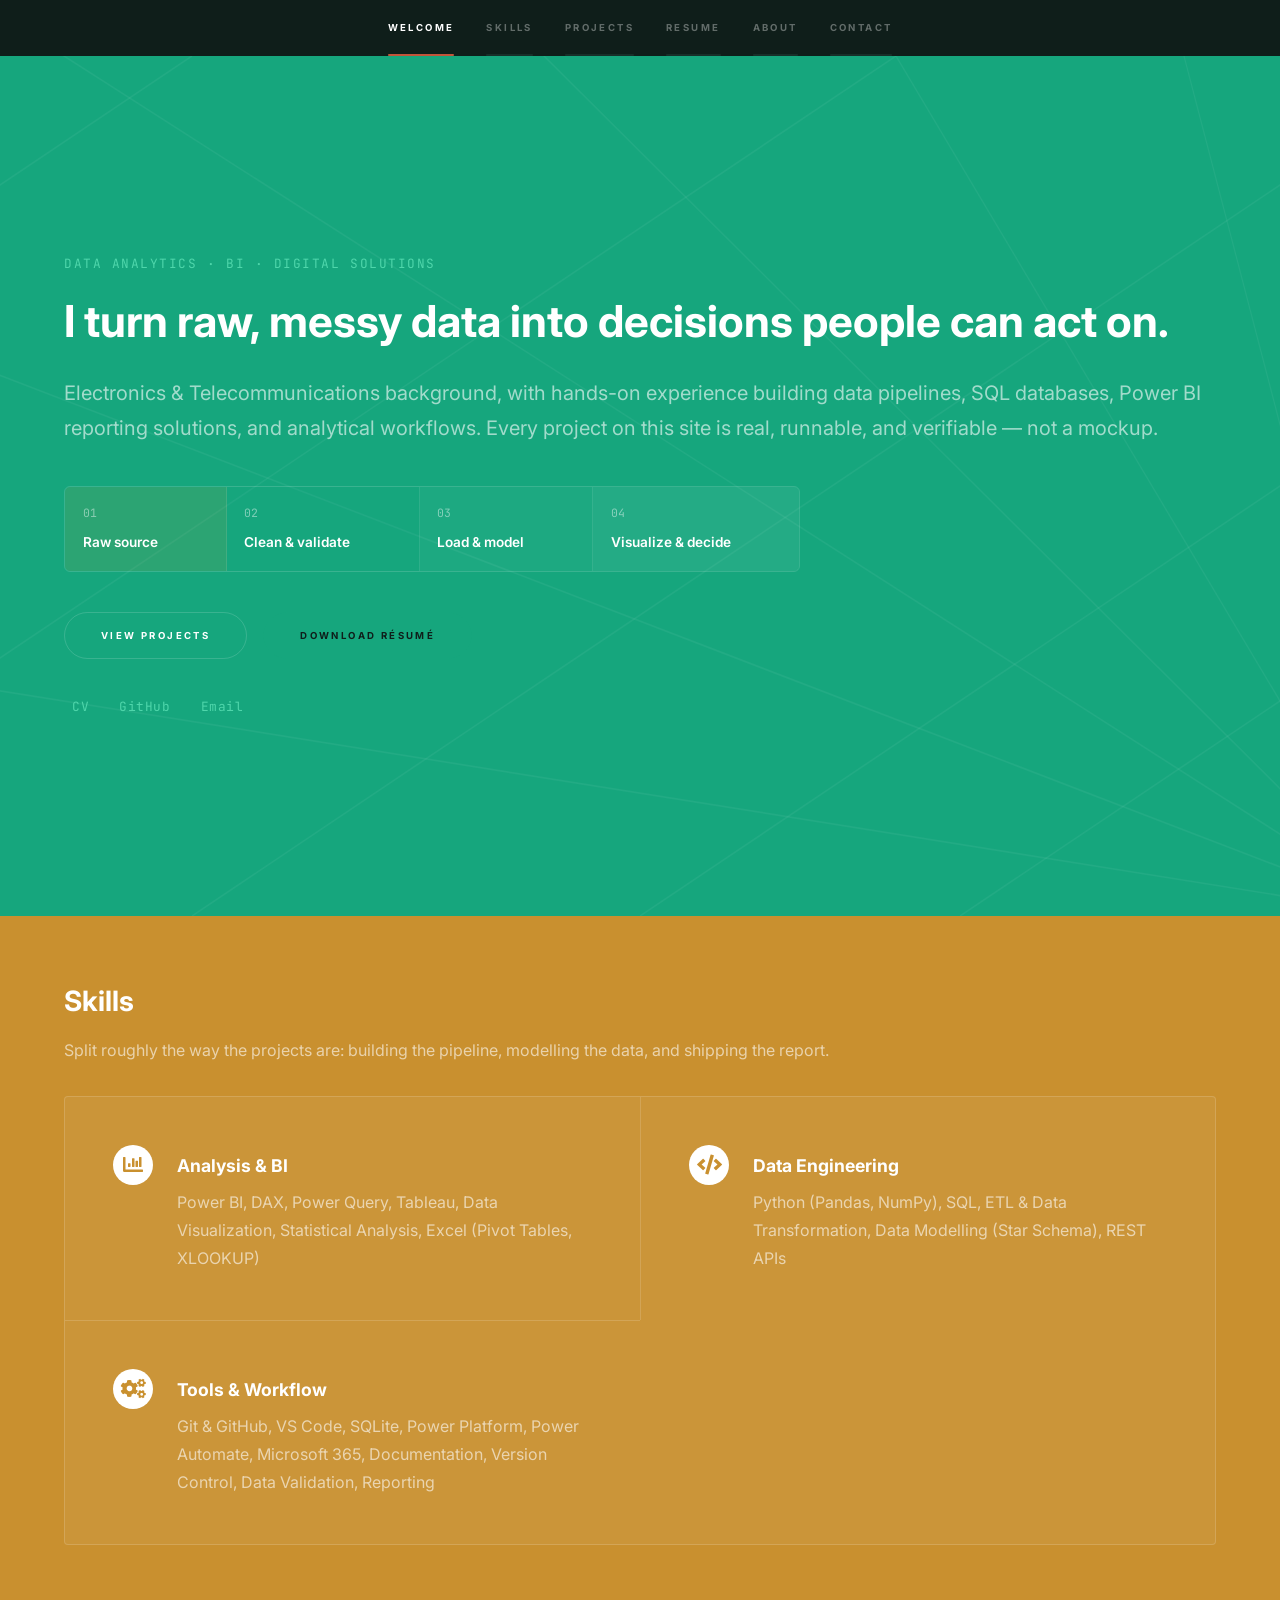
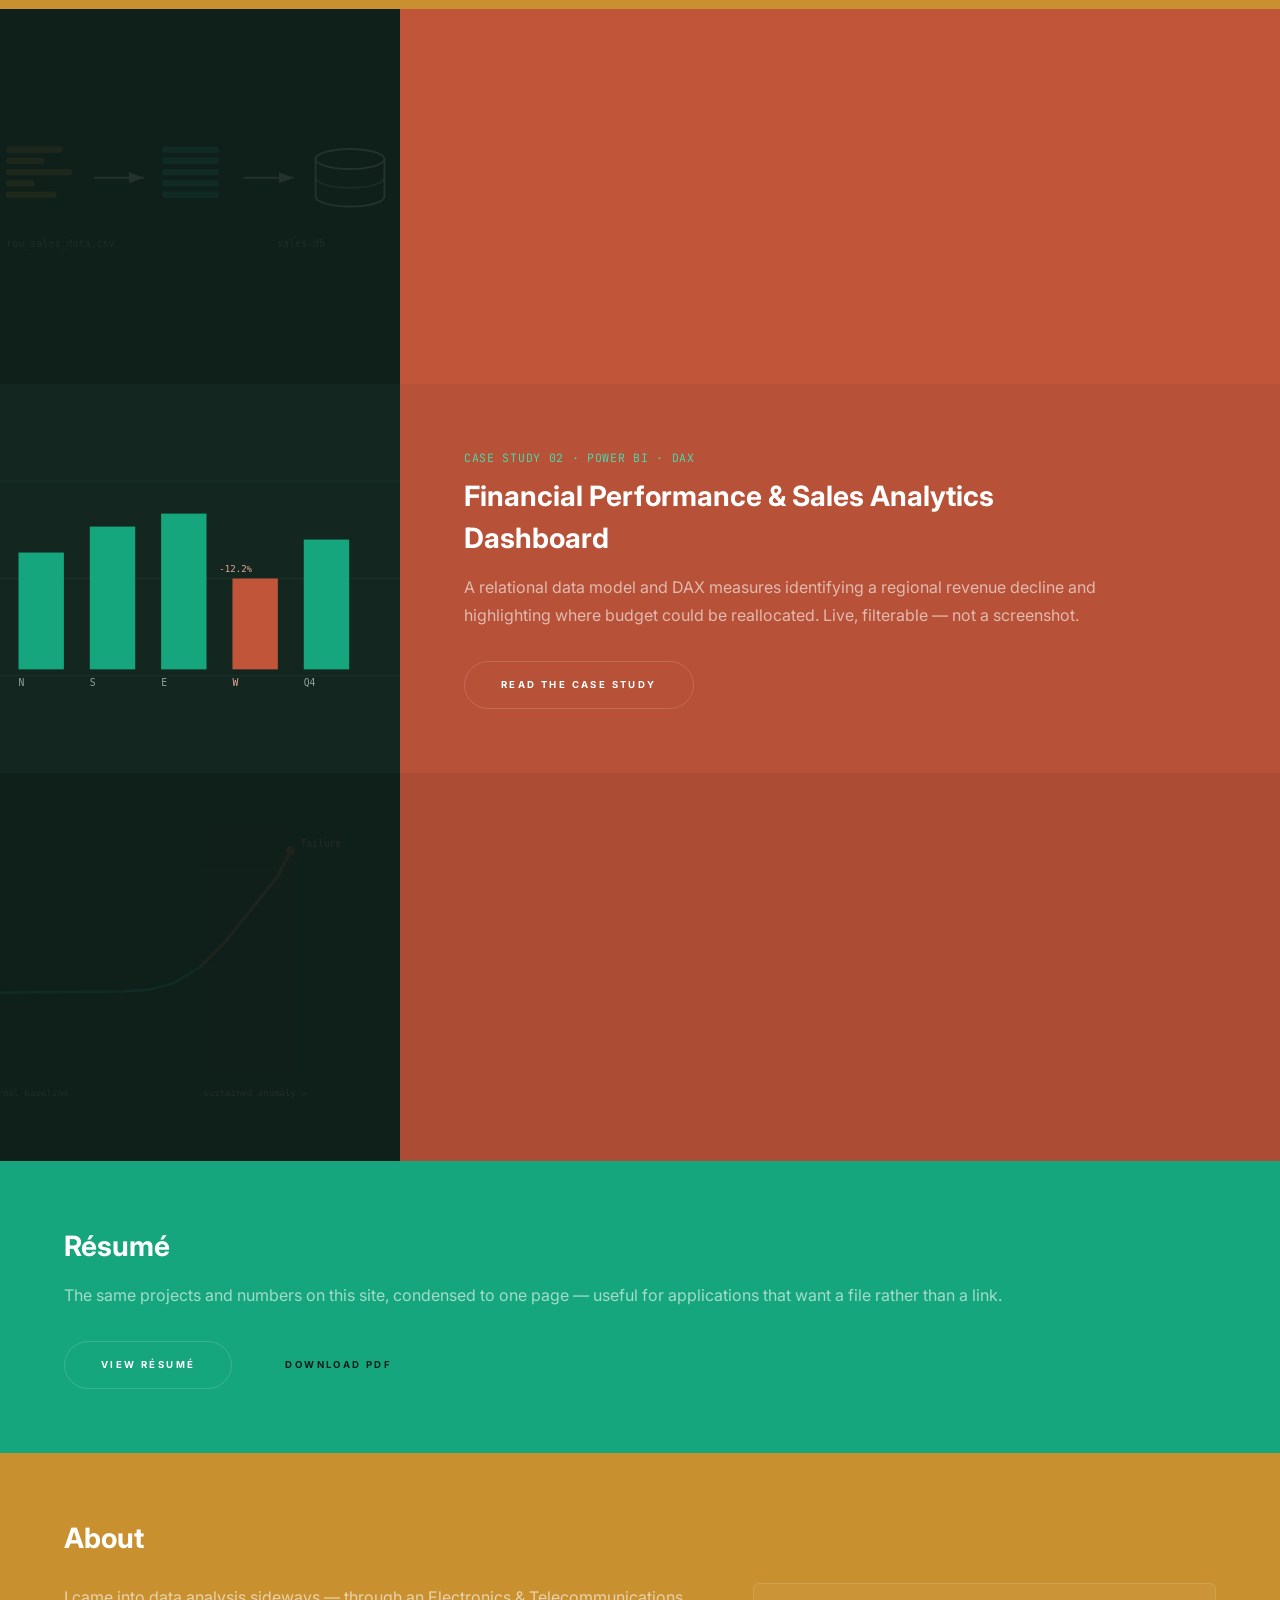
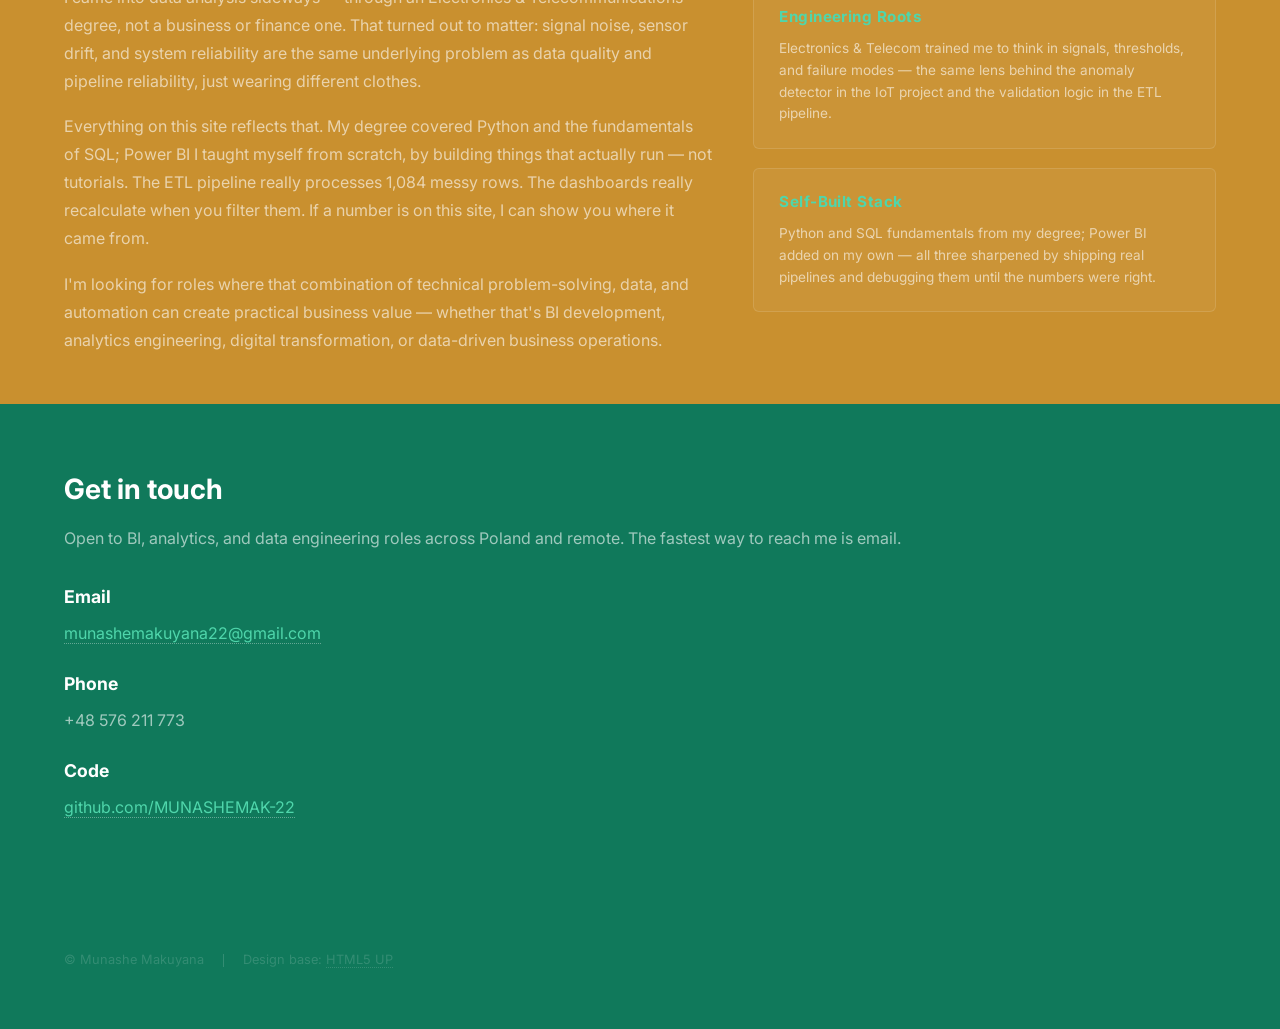
<file: index.html>
<!DOCTYPE HTML>
<html lang="en">
<head>
	<title>Munashe Makuyana — Data Analyst Portfolio</title>
	<meta charset="utf-8" />
	<meta name="description" content="Data analyst portfolio — Engineering-trained, self-built BI and data engineering capability, applied across real pipelines and dashboards." />
	<meta name="viewport" content="width=device-width, initial-scale=1, user-scalable=no" />
	<link rel="icon" type="image/svg+xml" href="assets/images/favicon.svg" />
	<link rel="icon" type="image/png" sizes="32x32" href="assets/images/favicon-32.png" />
	<link rel="icon" type="image/png" sizes="16x16" href="assets/images/favicon-16.png" />
	<link rel="apple-touch-icon" href="assets/images/apple-touch-icon.png" />
	<link rel="preconnect" href="https://fonts.googleapis.com">
	<link rel="stylesheet" href="https://fonts.googleapis.com/css2?family=Inter:wght@400;500;600;700&family=JetBrains+Mono:wght@400;500&display=swap">
	<link rel="stylesheet" href="assets/css/main.css" />
	<link rel="stylesheet" href="assets/css/custom.css" />
	<noscript><link rel="stylesheet" href="assets/css/noscript.css" /></noscript>
</head>
<body class="is-preload">

	<!-- Sidebar -->
		<section id="sidebar">
			<div class="inner">
				<nav>
					<ul>
						<li><a href="#intro">Welcome</a></li>
						<li><a href="#skills">Skills</a></li>
						<li><a href="#projects">Projects</a></li>
						<li><a href="#resume">Resume</a></li>
						<li><a href="#about">About</a></li>
						<li><a href="#contact">Contact</a></li>
					</ul>
				</nav>
			</div>
		</section>

	<!-- Wrapper -->
		<div id="wrapper">

			<!-- Intro -->
				<section id="intro" class="wrapper style1 fullscreen fade-up">
					<div class="inner">
						<div class="eyebrow-tag">Data Analytics · BI · Digital Solutions</div>
						<h1>I turn raw, messy data into decisions people can act on.</h1>
						<p>Electronics &amp; Telecommunications background, with hands-on experience building data pipelines, SQL databases, Power BI reporting solutions, and analytical workflows. Every project on this site is real, runnable, and verifiable &mdash; not a mockup.</p>

						<div class="pipeline-strip" aria-hidden="true">
							<div class="p-stage"><span class="p-n">01</span><span class="p-t">Raw source</span></div>
							<div class="p-stage"><span class="p-n">02</span><span class="p-t">Clean &amp; validate</span></div>
							<div class="p-stage"><span class="p-n">03</span><span class="p-t">Load &amp; model</span></div>
							<div class="p-stage"><span class="p-n">04</span><span class="p-t">Visualize &amp; decide</span></div>
						</div>

						<ul class="actions">
							<li><a href="#projects" class="button scrolly">View projects</a></li>
							<li><a href="resume.pdf" target="_blank" class="button primary">Download résumé</a></li>
						</ul>

						<ul class="quick-links">
							<li><a href="resume.pdf" target="_blank">CV</a></li>
							<li><a href="https://github.com/MUNASHEMAK-22" target="_blank" rel="noopener">GitHub</a></li>
							<li><a href="mailto:munashemakuyana22@gmail.com">Email</a></li>
						</ul>
					</div>
				</section>

			<!-- Skills -->
				<section id="skills" class="wrapper style2 fade-up">
					<div class="inner">
						<h2>Skills</h2>
						<p>Split roughly the way the projects are: building the pipeline, modelling the data, and shipping the report.</p>
						<div class="features">
							<section>
								<span class="icon solid major fa-chart-bar"></span>
								<h3>Analysis &amp; BI</h3>
								<p>Power BI, DAX, Power Query, Tableau, Data Visualization, Statistical Analysis, Excel (Pivot Tables, XLOOKUP)</p>
							</section>
							<section>
								<span class="icon solid major fa-code"></span>
								<h3>Data Engineering</h3>
								<p>Python (Pandas, NumPy), SQL, ETL &amp; Data Transformation, Data Modelling (Star Schema), REST APIs</p>
							</section>
							<section>
								<span class="icon solid major fa-cogs"></span>
								<h3>Tools &amp; Workflow</h3>
								<p>Git &amp; GitHub, VS Code, SQLite, Power Platform, Power Automate, Microsoft 365, Documentation, Version Control, Data Validation, Reporting</p>
							</section>
						</div>
					</div>
				</section>

			<!-- Projects -->
				<section id="projects" class="wrapper style3 spotlights">
					<section>
						<a href="projects/etl-pipeline.html" class="image"><img src="assets/images/etl-visual.svg" alt="Diagram of raw messy CSV rows becoming clean rows loaded into a database" /></a>
						<div class="content">
							<div class="inner">
								<span class="proj-tag">Case study 01 &middot; Python &middot; SQL &middot; Power BI</span>
								<h2>Automated ETL Pipeline for Business Reporting</h2>
								<p>Raw CSV exports, full of duplicates and inconsistent formats, turned into a validated SQL database ready for live dashboards. 1,084 raw rows in, 1,055 clean rows out, 29 duplicates caught automatically.</p>
								<ul class="actions">
									<li><a href="projects/etl-pipeline.html" class="button">Read the case study</a></li>
								</ul>
							</div>
						</div>
					</section>
					<section>
						<a href="projects/sales-dashboard.html" class="image"><img src="assets/images/sales-visual.svg" alt="Bar chart showing a regional revenue decline in Q3" /></a>
						<div class="content">
							<div class="inner">
								<span class="proj-tag">Case study 02 &middot; Power BI &middot; DAX</span>
								<h2>Financial Performance &amp; Sales Analytics Dashboard</h2>
								<p>A relational data model and DAX measures identifying a regional revenue decline and highlighting where budget could be reallocated. Live, filterable &mdash; not a screenshot.</p>
								<ul class="actions">
									<li><a href="projects/sales-dashboard.html" class="button">Read the case study</a></li>
								</ul>
							</div>
						</div>
					</section>
					<section>
						<a href="projects/iot-maintenance.html" class="image"><img src="assets/images/iot-visual.svg" alt="Sensor line rising into an anomaly zone before a simulated equipment failure" /></a>
						<div class="content">
							<div class="inner">
								<span class="proj-tag">Case study 03 &middot; Python &middot; Pandas &middot; Power BI</span>
								<h2>IoT Equipment Performance &amp; Predictive Maintenance</h2>
								<p>A sustained-anomaly detector flagging equipment drift roughly 9 days before failure, with zero false alarms across 90 days of hourly monitoring on the healthy machines.</p>
								<ul class="actions">
									<li><a href="projects/iot-maintenance.html" class="button">Read the case study</a></li>
								</ul>
							</div>
						</div>
					</section>
				</section>

			<!-- Resume -->
				<section id="resume" class="wrapper style1 fade-up">
					<div class="inner">
						<h2>Résumé</h2>
						<p>The same projects and numbers on this site, condensed to one page &mdash; useful for applications that want a file rather than a link.</p>
						<ul class="actions">
							<li><a href="resume.pdf" target="_blank" class="button">View résumé</a></li>
							<li><a href="resume.pdf" download class="button primary">Download PDF</a></li>
						</ul>
					</div>
				</section>

			<!-- About -->
				<section id="about" class="wrapper style2 fade-up">
					<div class="inner">
						<h2>About</h2>
						<div class="about-grid">
							<div class="about-bio">
								<p>I came into data analysis sideways &mdash; through an Electronics &amp; Telecommunications degree, not a business or finance one. That turned out to matter: signal noise, sensor drift, and system reliability are the same underlying problem as data quality and pipeline reliability, just wearing different clothes.</p>
								<p>Everything on this site reflects that. My degree covered Python and the fundamentals of SQL; Power BI I taught myself from scratch, by building things that actually run &mdash; not tutorials. The ETL pipeline really processes 1,084 messy rows. The dashboards really recalculate when you filter them. If a number is on this site, I can show you where it came from.</p>
								<p>I'm looking for roles where that combination of technical problem-solving, data, and automation can create practical business value &mdash; whether that's BI development, analytics engineering, digital transformation, or data-driven business operations.</p>
							</div>
							<div class="about-traits">
								<div class="trait-box">
									<h3>Engineering Roots</h3>
									<p>Electronics &amp; Telecom trained me to think in signals, thresholds, and failure modes &mdash; the same lens behind the anomaly detector in the IoT project and the validation logic in the ETL pipeline.</p>
								</div>
								<div class="trait-box">
									<h3>Self-Built Stack</h3>
									<p>Python and SQL fundamentals from my degree; Power BI added on my own &mdash; all three sharpened by shipping real pipelines and debugging them until the numbers were right.</p>
								</div>
							</div>
						</div>
					</div>
				</section>

			<!-- Contact -->
				<section id="contact" class="wrapper style1-alt fade-up">
					<div class="inner">
						<h2>Get in touch</h2>
						<p>Open to BI, analytics, and data engineering roles across Poland and remote. The fastest way to reach me is email.</p>
						<ul class="contact">
							<li>
								<h3>Email</h3>
								<a href="mailto:munashemakuyana22@gmail.com">munashemakuyana22@gmail.com</a>
							</li>
							<li>
								<h3>Phone</h3>
								<span>+48 576 211 773</span>
							</li>
							<li>
								<h3>Code</h3>
								<a href="https://github.com/MUNASHEMAK-22" target="_blank" rel="noopener">github.com/MUNASHEMAK-22</a>
							</li>
						</ul>
					</div>
				</section>

		</div>

	<!-- Footer -->
		<footer id="footer" class="wrapper style1-alt">
			<div class="inner">
				<ul class="menu">
					<li>&copy; Munashe Makuyana</li><li>Design base: <a href="http://html5up.net" target="_blank" rel="noopener">HTML5 UP</a></li>
				</ul>
			</div>
		</footer>

	<!-- Scripts -->
		<script src="assets/js/jquery.min.js"></script>
		<script src="assets/js/jquery.scrollex.min.js"></script>
		<script src="assets/js/jquery.scrolly.min.js"></script>
		<script src="assets/js/browser.min.js"></script>
		<script src="assets/js/breakpoints.min.js"></script>
		<script src="assets/js/util.js"></script>
		<script src="assets/js/main.js"></script>

</body>
</html>
</file>
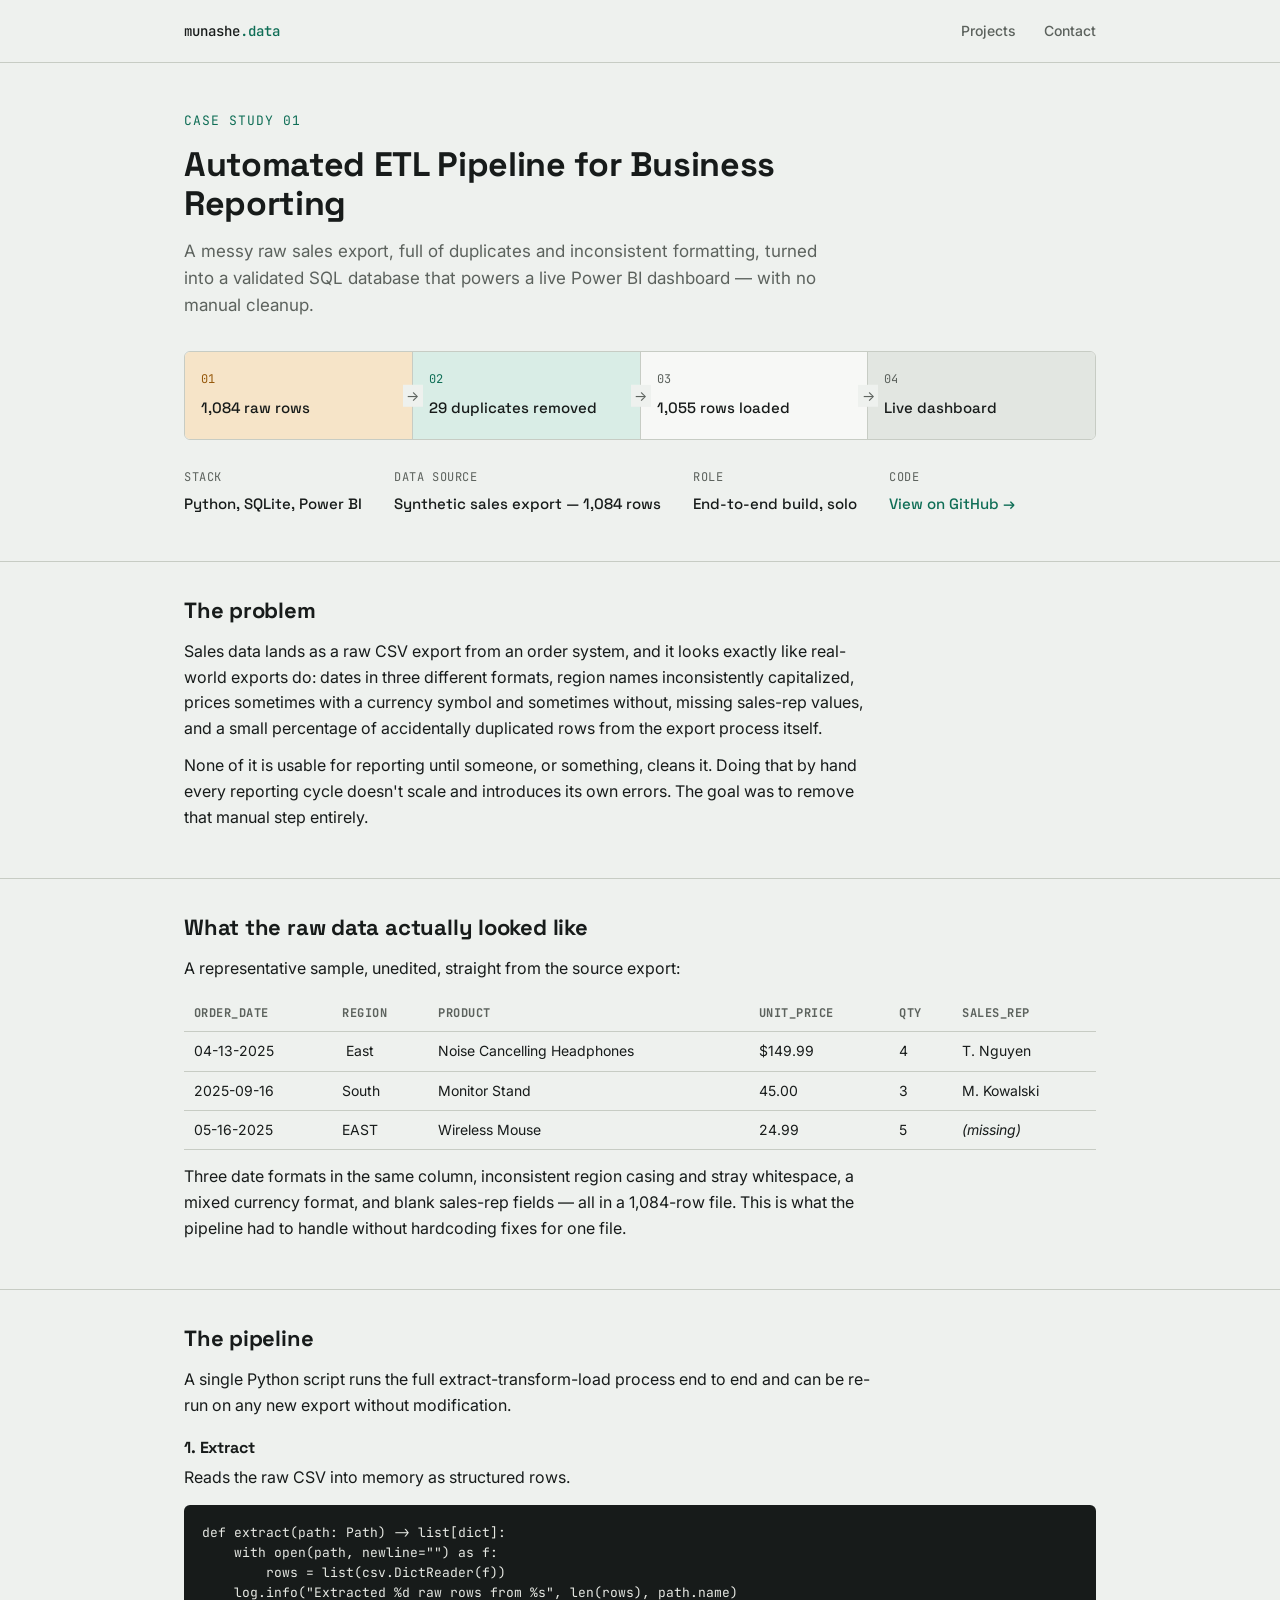
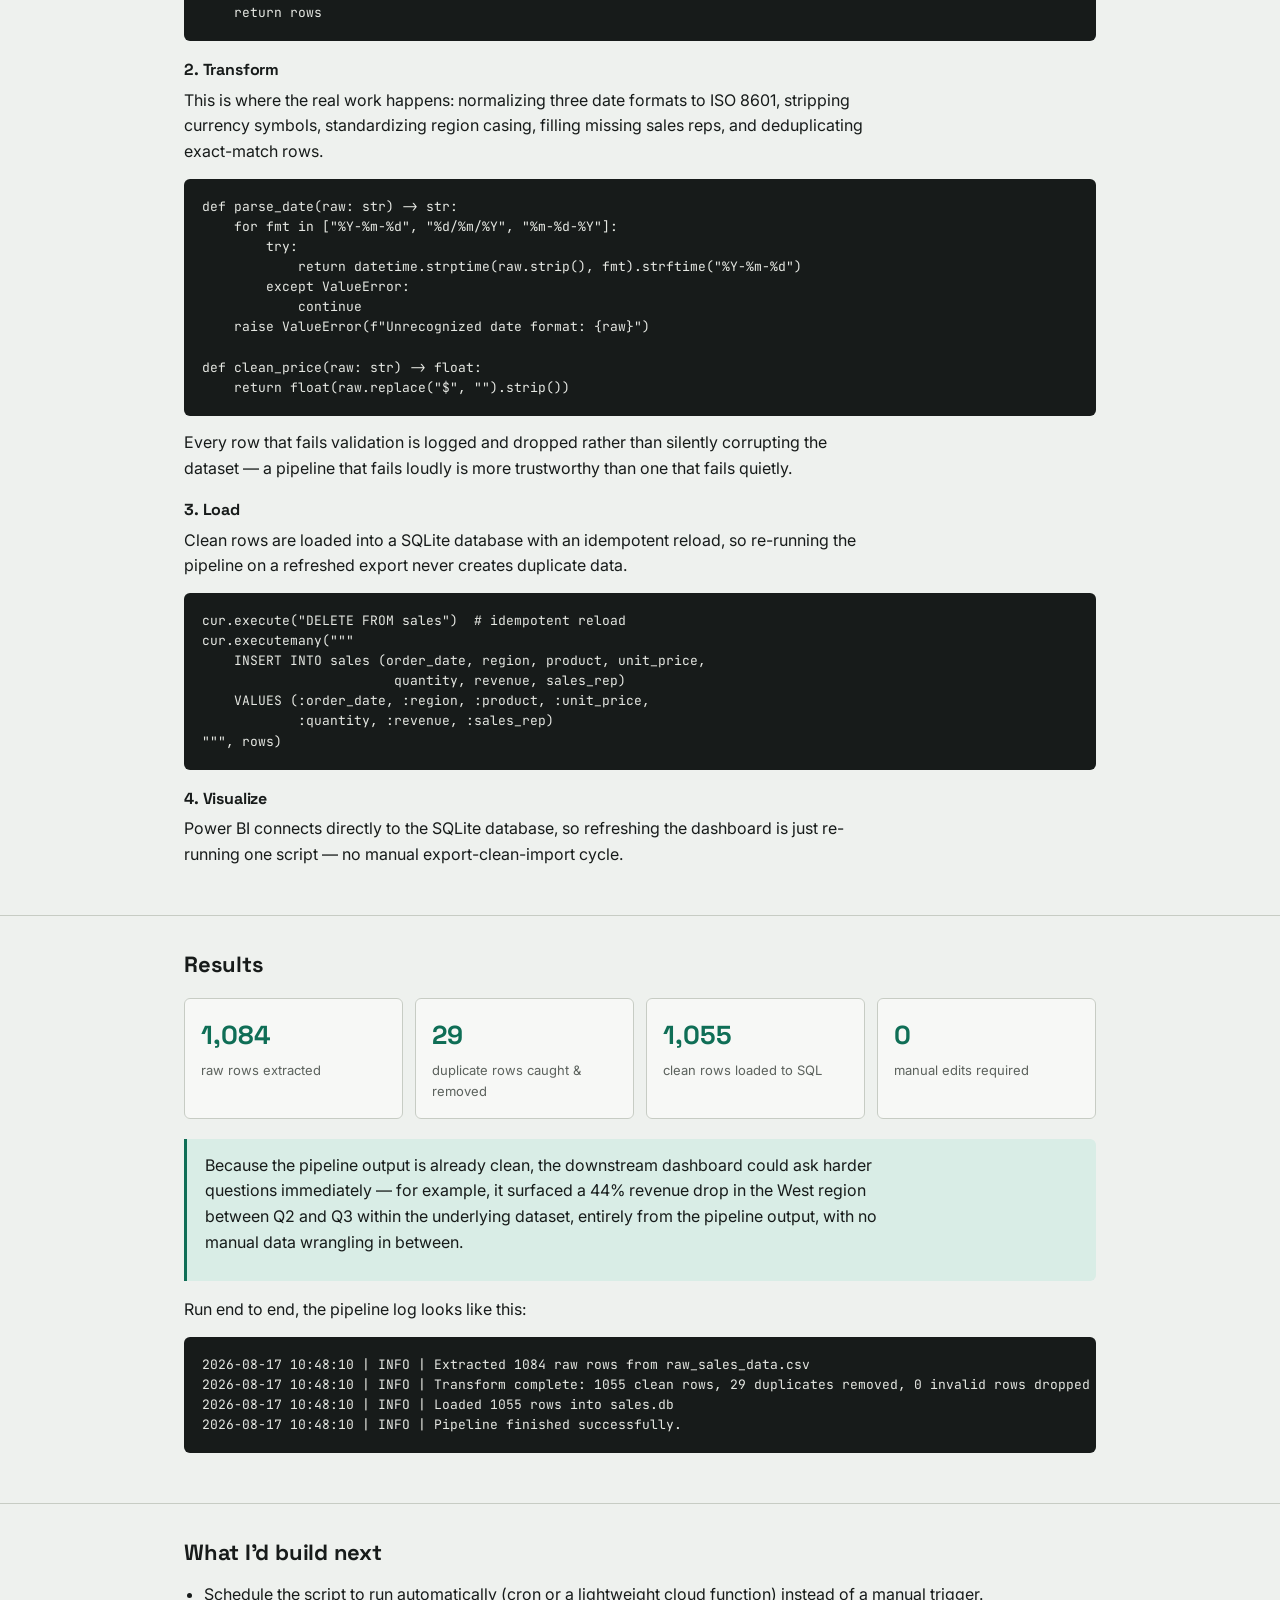
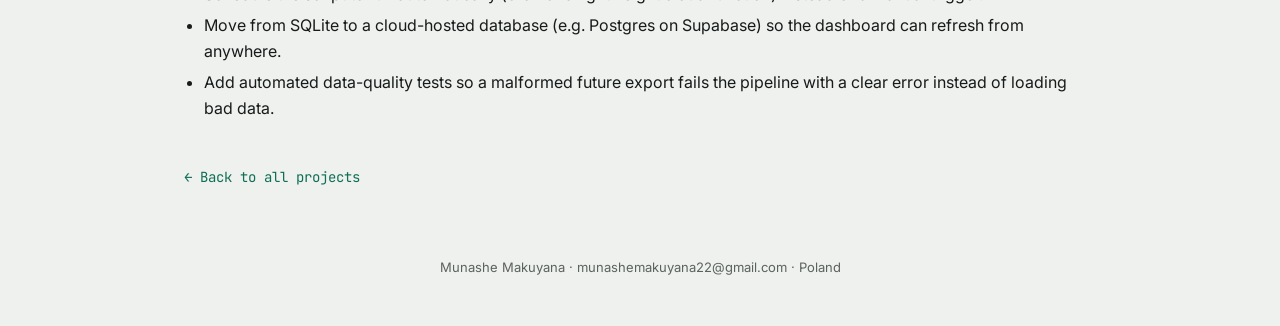
<file: projects/etl-pipeline.html>
<!DOCTYPE html>
<html lang="en">
<head>
<meta charset="UTF-8">
<meta name="viewport" content="width=device-width, initial-scale=1.0">
<title>Automated ETL Pipeline — Munashe Makuyana</title>
<link rel="icon" type="image/svg+xml" href="../assets/images/favicon.svg">
<link rel="icon" type="image/png" sizes="32x32" href="../assets/images/favicon-32.png">
<link rel="apple-touch-icon" href="../assets/images/apple-touch-icon.png">
<link rel="stylesheet" href="../css/style.css">
</head>
<body>

<nav>
  <div class="wrap">
    <div class="logo"><a href="../index.html" style="color:inherit">munashe<span>.data</span></a></div>
    <ul>
      <li><a href="../index.html#projects">Projects</a></li>
      <li><a href="mailto:munashemakuyana22@gmail.com">Contact</a></li>
    </ul>
  </div>
</nav>

<header class="case-hero">
  <div class="wrap">
    <div class="eyebrow">Case study 01</div>
    <h1>Automated ETL Pipeline for Business Reporting</h1>
    <p class="lede">A messy raw sales export, full of duplicates and inconsistent formatting, turned into a validated SQL database that powers a live Power BI dashboard &mdash; with no manual cleanup.</p>

    <div class="pipeline" aria-hidden="true">
      <div class="stage raw"><span class="n mono">01</span><span class="t">1,084 raw rows</span></div>
      <div class="stage clean"><span class="n mono">02</span><span class="t">29 duplicates removed</span></div>
      <div class="stage load"><span class="n mono">03</span><span class="t">1,055 rows loaded</span></div>
      <div class="stage viz"><span class="n mono">04</span><span class="t">Live dashboard</span></div>
    </div>

    <div class="case-meta">
      <div class="meta-item"><span class="k">Stack</span><span class="v">Python, SQLite, Power BI</span></div>
      <div class="meta-item"><span class="k">Data source</span><span class="v">Synthetic sales export — 1,084 rows</span></div>
      <div class="meta-item"><span class="k">Role</span><span class="v">End-to-end build, solo</span></div>
      <div class="meta-item"><span class="k">Code</span><span class="v"><a href="https://github.com/MUNASHEMAK-22/MUNASHEMAK-22.github.io/tree/main/projects/etl-pipeline" target="_blank" rel="noopener">View on GitHub →</a></span></div>
    </div>
  </div>
</header>

<section class="block">
  <div class="wrap">
    <h2>The problem</h2>
    <p>Sales data lands as a raw CSV export from an order system, and it looks exactly like real-world exports do: dates in three different formats, region names inconsistently capitalized, prices sometimes with a currency symbol and sometimes without, missing sales-rep values, and a small percentage of accidentally duplicated rows from the export process itself.</p>
    <p>None of it is usable for reporting until someone, or something, cleans it. Doing that by hand every reporting cycle doesn't scale and introduces its own errors. The goal was to remove that manual step entirely.</p>
  </div>
</section>

<section class="block">
  <div class="wrap">
    <h2>What the raw data actually looked like</h2>
    <p>A representative sample, unedited, straight from the source export:</p>
    <table>
      <tr><th>order_date</th><th>region</th><th>product</th><th>unit_price</th><th>qty</th><th>sales_rep</th></tr>
      <tr><td>04-13-2025</td><td>&nbsp;East&nbsp;</td><td>Noise Cancelling Headphones</td><td>$149.99</td><td>4</td><td>T. Nguyen</td></tr>
      <tr><td>2025-09-16</td><td>South</td><td>Monitor Stand</td><td>45.00</td><td>3</td><td>M. Kowalski</td></tr>
      <tr><td>05-16-2025</td><td>EAST</td><td>Wireless Mouse</td><td>24.99</td><td>5</td><td><em>(missing)</em></td></tr>
    </table>
    <p>Three date formats in the same column, inconsistent region casing and stray whitespace, a mixed currency format, and blank sales-rep fields &mdash; all in a 1,084-row file. This is what the pipeline had to handle without hardcoding fixes for one file.</p>
  </div>
</section>

<section class="block">
  <div class="wrap">
    <h2>The pipeline</h2>
    <p>A single Python script runs the full extract-transform-load process end to end and can be re-run on any new export without modification.</p>

    <h3>1. Extract</h3>
    <p>Reads the raw CSV into memory as structured rows.</p>
    <pre><code>def extract(path: Path) -> list[dict]:
    with open(path, newline="") as f:
        rows = list(csv.DictReader(f))
    log.info("Extracted %d raw rows from %s", len(rows), path.name)
    return rows</code></pre>

    <h3>2. Transform</h3>
    <p>This is where the real work happens: normalizing three date formats to ISO 8601, stripping currency symbols, standardizing region casing, filling missing sales reps, and deduplicating exact-match rows.</p>
    <pre><code>def parse_date(raw: str) -> str:
    for fmt in ["%Y-%m-%d", "%d/%m/%Y", "%m-%d-%Y"]:
        try:
            return datetime.strptime(raw.strip(), fmt).strftime("%Y-%m-%d")
        except ValueError:
            continue
    raise ValueError(f"Unrecognized date format: {raw}")

def clean_price(raw: str) -> float:
    return float(raw.replace("$", "").strip())</code></pre>
    <p>Every row that fails validation is logged and dropped rather than silently corrupting the dataset &mdash; a pipeline that fails loudly is more trustworthy than one that fails quietly.</p>

    <h3>3. Load</h3>
    <p>Clean rows are loaded into a SQLite database with an idempotent reload, so re-running the pipeline on a refreshed export never creates duplicate data.</p>
    <pre><code>cur.execute("DELETE FROM sales")  # idempotent reload
cur.executemany("""
    INSERT INTO sales (order_date, region, product, unit_price,
                        quantity, revenue, sales_rep)
    VALUES (:order_date, :region, :product, :unit_price,
            :quantity, :revenue, :sales_rep)
""", rows)</code></pre>

    <h3>4. Visualize</h3>
    <p>Power BI connects directly to the SQLite database, so refreshing the dashboard is just re-running one script &mdash; no manual export-clean-import cycle.</p>
  </div>
</section>

<section class="block">
  <div class="wrap">
    <h2>Results</h2>
    <div class="stat-grid">
      <div class="stat"><div class="num">1,084</div><div class="lab">raw rows extracted</div></div>
      <div class="stat"><div class="num">29</div><div class="lab">duplicate rows caught &amp; removed</div></div>
      <div class="stat"><div class="num">1,055</div><div class="lab">clean rows loaded to SQL</div></div>
      <div class="stat"><div class="num">0</div><div class="lab">manual edits required</div></div>
    </div>

    <div class="callout">
      <p>Because the pipeline output is already clean, the downstream dashboard could ask harder questions immediately &mdash; for example, it surfaced a 44% revenue drop in the West region between Q2 and Q3 within the underlying dataset, entirely from the pipeline output, with no manual data wrangling in between.</p>
    </div>

    <p>Run end to end, the pipeline log looks like this:</p>
    <pre><code>2026-08-17 10:48:10 | INFO | Extracted 1084 raw rows from raw_sales_data.csv
2026-08-17 10:48:10 | INFO | Transform complete: 1055 clean rows, 29 duplicates removed, 0 invalid rows dropped
2026-08-17 10:48:10 | INFO | Loaded 1055 rows into sales.db
2026-08-17 10:48:10 | INFO | Pipeline finished successfully.</code></pre>
  </div>
</section>

<section class="block">
  <div class="wrap">
    <h2>What I'd build next</h2>
    <ul>
      <li>Schedule the script to run automatically (cron or a lightweight cloud function) instead of a manual trigger.</li>
      <li>Move from SQLite to a cloud-hosted database (e.g. Postgres on Supabase) so the dashboard can refresh from anywhere.</li>
      <li>Add automated data-quality tests so a malformed future export fails the pipeline with a clear error instead of loading bad data.</li>
    </ul>
    <a href="../index.html#projects" class="back-link">← Back to all projects</a>
  </div>
</section>

<footer>
  <div class="wrap">Munashe Makuyana &middot; munashemakuyana22@gmail.com &middot; Poland</div>
</footer>

</body>
</html>
</file>
<file: assets/css/custom.css>
/* Custom additions on top of the recompiled Hyperspace base.
   Kept separate from main.css so the generated template file
   is never hand-edited directly. */

#intro .eyebrow-tag {
	font-family: 'JetBrains Mono', monospace;
	font-size: 0.8em;
	letter-spacing: 0.12em;
	text-transform: uppercase;
	color: #4fd6ab;
	margin-bottom: 1em;
}

/* Pipeline strip — the core brand element, kept prominent under the hero */
.pipeline-strip {
	display: flex;
	flex-wrap: wrap;
	gap: 0;
	margin: 2em 0 2.5em 0;
	border: solid 1px rgba(255,255,255,0.15);
	border-radius: 6px;
	overflow: hidden;
	max-width: 46em;
}
.pipeline-strip .p-stage {
	flex: 1 1 auto;
	min-width: 8.5em;
	padding: 1em 1.1em;
	border-right: solid 1px rgba(255,255,255,0.1);
	background: rgba(255,255,255,0.03);
}
.pipeline-strip .p-stage:last-child { border-right: none; }
.pipeline-strip .p-stage:nth-child(1) { background: rgba(201,144,47,0.12); }
.pipeline-strip .p-stage:nth-child(2) { background: rgba(22,166,125,0.14); }
.pipeline-strip .p-stage:nth-child(3) { background: rgba(255,255,255,0.03); }
.pipeline-strip .p-stage:nth-child(4) { background: rgba(255,255,255,0.06); }
.pipeline-strip .p-n {
	display: block;
	font-family: 'JetBrains Mono', monospace;
	font-size: 0.72em;
	color: rgba(255,255,255,0.45);
	margin-bottom: 0.3em;
}
.pipeline-strip .p-t {
	font-family: 'Inter', sans-serif;
	font-weight: 600;
	font-size: 0.85em;
	color: #ffffff;
}

/* Primary (filled) button variant */
.button.primary {
	background-color: #16a67d !important;
	border-color: #16a67d !important;
}
.button.primary:hover {
	background-color: #12946e !important;
}

/* Project tag above each case-study title in the spotlights */
.proj-tag {
	display: block;
	font-family: 'JetBrains Mono', monospace;
	font-size: 0.72em;
	letter-spacing: 0.06em;
	text-transform: uppercase;
	color: #4fd6ab;
	margin-bottom: 0.6em;
}

/* About layout */
.about-grid {
	display: grid;
	grid-template-columns: 1fr;
	gap: 2.5em;
	margin-top: 1.5em;
	text-align: left;
}
.about-bio p { margin-bottom: 1.1em; }
.about-traits {
	display: flex;
	flex-direction: column;
	gap: 1.2em;
}
.trait-box {
	background: rgba(255,255,255,0.04);
	border: solid 1px rgba(255,255,255,0.12);
	border-radius: 6px;
	padding: 1.4em 1.6em;
	text-align: left;
}
.trait-box h3 {
	font-size: 0.95em;
	color: #4fd6ab;
	letter-spacing: 0.03em;
	margin-bottom: 0.6em;
}
.trait-box p {
	font-size: 0.85em;
	line-height: 1.6;
	margin: 0;
}

@media screen and (min-width: 64em) {
	.about-grid {
		grid-template-columns: 1.4fr 1fr;
		align-items: start;
	}
}

.quick-links {
	display: flex;
	gap: 1.4em;
	margin-top: 1.4em;
	list-style: none;
	padding: 0;
}
.quick-links a {
	font-family: 'JetBrains Mono', monospace;
	font-size: 0.8em;
	letter-spacing: 0.04em;
	color: #4fd6ab !important;
	border-bottom: solid 1px transparent;
}
.quick-links a:hover {
	border-bottom-color: #4fd6ab;
}

/* Contact section link/phone color tie-in */
#contact ul.contact a { color: #4fd6ab; }
</file>
<file: assets/css/noscript.css>
/*
	Hyperspace by HTML5 UP
	html5up.net | @ajlkn
	Free for personal and commercial use under the CCA 3.0 license (html5up.net/license)
*/

/* Spotlights */

	.spotlights > section > .image:before {
		opacity: 0 !important;
	}

	.spotlights > section > .content > .inner {
		-moz-transform: none !important;
		-webkit-transform: none !important;
		-ms-transform: none !important;
		transform: none !important;
		opacity: 1 !important;
	}

/* Wrapper */

	.wrapper > .inner {
		opacity: 1 !important;
		-moz-transform: none !important;
		-webkit-transform: none !important;
		-ms-transform: none !important;
		transform: none !important;
	}

/* Sidebar */

	#sidebar > .inner {
		opacity: 1 !important;
	}

	#sidebar nav > ul > li {
		-moz-transform: none !important;
		-webkit-transform: none !important;
		-ms-transform: none !important;
		transform: none !important;
		opacity: 1 !important;
	}
</file>
<file: css/style.css>
@import url('https://fonts.googleapis.com/css2?family=Space+Grotesk:wght@400;500;700&family=Inter:wght@400;500;600&family=JetBrains+Mono:wght@400;500&display=swap');

:root{
  --ink:#171b1a;
  --paper:#eef1ee;
  --paper-2:#e2e6e1;
  --card:#f7f8f6;
  --line:#c7ccc4;
  --teal:#0f6e56;
  --teal-light:#d9ede6;
  --amber:#96590c;
  --amber-light:#f6e4c8;
  --coral:#993c1d;
  --coral-light:#f6ded2;
  --muted:#5c625d;
}

*{box-sizing:border-box;margin:0;padding:0;}

body{
  background:var(--paper);
  color:var(--ink);
  font-family:'Inter',sans-serif;
  line-height:1.6;
  font-size:16px;
}

h1,h2,h3,h4{
  font-family:'Space Grotesk',sans-serif;
  font-weight:700;
  line-height:1.15;
  letter-spacing:-0.01em;
}

.mono{font-family:'JetBrains Mono',monospace;}

a{color:var(--teal);text-decoration:none;}
a:hover{text-decoration:underline;}

.wrap{max-width:960px;margin:0 auto;padding:0 24px;}

/* NAV */
nav{
  border-bottom:1px solid var(--line);
  background:var(--paper);
  position:sticky;top:0;z-index:10;
}
nav .wrap{
  display:flex;align-items:center;justify-content:space-between;
  padding-top:18px;padding-bottom:18px;
}
.logo{
  font-family:'JetBrains Mono',monospace;
  font-weight:500;font-size:15px;color:var(--ink);
}
.logo span{color:var(--teal);}
nav ul{list-style:none;display:flex;gap:28px;}
nav a{color:var(--muted);font-size:14px;font-weight:500;}
nav a:hover{color:var(--ink);text-decoration:none;}

/* HERO */
.hero{padding:64px 0 40px;}
.hero .eyebrow{
  font-family:'JetBrains Mono',monospace;
  font-size:13px;color:var(--teal);
  text-transform:uppercase;letter-spacing:.08em;
  margin-bottom:16px;
}
.hero h1{font-size:40px;max-width:640px;margin-bottom:16px;}
.hero p{color:var(--muted);max-width:560px;font-size:16px;margin-bottom:28px;}
.hero-links{display:flex;gap:12px;}
.btn{
  font-family:'Space Grotesk',sans-serif;font-weight:500;font-size:14px;
  padding:11px 20px;border-radius:4px;border:1px solid var(--ink);
  color:var(--ink);display:inline-block;
}
.btn:hover{background:var(--ink);color:var(--paper);text-decoration:none;}
.btn.primary{background:var(--teal);color:#fff;border-color:var(--teal);}
.btn.primary:hover{background:#0b5843;}

/* PIPELINE STRIP - the signature element */
.pipeline{
  display:flex;align-items:stretch;gap:0;
  border:1px solid var(--line);border-radius:6px;overflow:hidden;
  margin:32px 0 8px;background:var(--card);
}
.stage{
  flex:1;padding:18px 16px;position:relative;
  border-right:1px solid var(--line);
}
.stage:last-child{border-right:none;}
.stage .n{
  font-family:'JetBrains Mono',monospace;font-size:12px;color:var(--muted);
  display:block;margin-bottom:6px;
}
.stage .t{font-family:'Space Grotesk',sans-serif;font-weight:500;font-size:15px;}
.stage.raw{background:var(--amber-light);}
.stage.raw .n{color:var(--amber);}
.stage.clean{background:var(--teal-light);}
.stage.clean .n{color:var(--teal);}
.stage.load{background:var(--card);}
.stage.viz{background:var(--paper-2);}
.stage::after{
  content:'\2192';position:absolute;right:-11px;top:50%;
  transform:translateY(-50%);z-index:2;color:var(--muted);
  font-size:14px;background:var(--paper);width:20px;text-align:center;
}
.stage:last-child::after{content:'';}

/* PROJECT CARDS */
.projects{padding:20px 0 60px;}
.projects h2{font-size:22px;margin-bottom:24px;}
.card-grid{display:grid;grid-template-columns:1fr;gap:16px;}
.pcard{
  border:1px solid var(--line);border-radius:8px;background:var(--card);
  padding:24px;display:flex;flex-direction:column;gap:10px;
}
.pcard .tag{
  font-family:'JetBrains Mono',monospace;font-size:12px;color:var(--teal);
  text-transform:uppercase;letter-spacing:.06em;
}
.pcard h3{font-size:20px;}
.pcard p{color:var(--muted);font-size:15px;}
.pcard .stack{display:flex;gap:8px;flex-wrap:wrap;margin-top:4px;}
.pill{
  font-family:'JetBrains Mono',monospace;font-size:12px;
  background:var(--paper-2);border:1px solid var(--line);
  padding:4px 10px;border-radius:20px;color:var(--ink);
}
.pcard .cta{margin-top:8px;font-family:'Space Grotesk',sans-serif;font-weight:500;font-size:14px;}
.pcard.disabled{opacity:.6;}
.status{
  font-family:'JetBrains Mono',monospace;font-size:11px;
  padding:3px 8px;border-radius:4px;display:inline-block;width:fit-content;
}
.status.live{background:var(--teal-light);color:var(--teal);}
.status.soon{background:var(--paper-2);color:var(--muted);}

/* CASE STUDY PAGE */
.case-hero{padding:48px 0 24px;border-bottom:1px solid var(--line);}
.case-hero .eyebrow{font-family:'JetBrains Mono',monospace;font-size:13px;color:var(--teal);text-transform:uppercase;letter-spacing:.08em;margin-bottom:14px;}
.case-hero h1{font-size:34px;margin-bottom:14px;max-width:680px;}
.case-hero p.lede{color:var(--muted);font-size:17px;max-width:640px;}

.case-meta{display:flex;gap:32px;padding:20px 0;flex-wrap:wrap;}
.meta-item .k{font-family:'JetBrains Mono',monospace;font-size:12px;color:var(--muted);text-transform:uppercase;letter-spacing:.05em;display:block;margin-bottom:4px;}
.meta-item .v{font-family:'Space Grotesk',sans-serif;font-weight:500;font-size:15px;}

section.block{padding:36px 0;border-bottom:1px solid var(--line);}
section.block:last-of-type{border-bottom:none;}
section.block h2{font-size:22px;margin-bottom:16px;}
section.block h3{font-size:16px;margin:20px 0 8px;}
section.block p{color:var(--ink);max-width:700px;margin-bottom:12px;}
section.block ul{margin-left:20px;margin-bottom:12px;}
section.block li{margin-bottom:6px;color:var(--ink);}

.stat-grid{display:grid;grid-template-columns:repeat(auto-fit,minmax(150px,1fr));gap:12px;margin:20px 0;}
.stat{background:var(--card);border:1px solid var(--line);border-radius:6px;padding:16px;}
.stat .num{font-family:'Space Grotesk',sans-serif;font-weight:700;font-size:26px;color:var(--teal);}
.stat .lab{font-size:13px;color:var(--muted);margin-top:4px;}

pre{
  background:var(--ink);color:#e6e8e3;font-family:'JetBrains Mono',monospace;
  font-size:13px;padding:18px;border-radius:6px;overflow-x:auto;line-height:1.55;
  margin:14px 0;
}
code{font-family:'JetBrains Mono',monospace;background:var(--paper-2);padding:2px 5px;border-radius:3px;font-size:.9em;}
pre code{background:none;padding:0;border-radius:0;color:inherit;font-size:1em;}

table{width:100%;border-collapse:collapse;margin:14px 0;font-size:14px;}
th,td{text-align:left;padding:8px 10px;border-bottom:1px solid var(--line);}
th{font-family:'JetBrains Mono',monospace;font-size:12px;text-transform:uppercase;color:var(--muted);letter-spacing:.04em;}

.callout{
  border-left:3px solid var(--teal);background:var(--teal-light);
  padding:14px 18px;border-radius:0 6px 6px 0;margin:16px 0;
}
.callout p{color:var(--ink);margin:0;}

.back-link{display:inline-block;margin:32px 0 0;font-family:'JetBrains Mono',monospace;font-size:14px;}

footer{padding:32px 0 48px;color:var(--muted);font-size:13px;text-align:center;}

@media(min-width:640px){
  .card-grid{grid-template-columns:1fr 1fr 1fr;}
  .hero h1{font-size:48px;}
  .pipeline{flex-direction:row;}
}
@media(max-width:640px){
  .pipeline{flex-direction:column;}
  .stage{border-right:none;border-bottom:1px solid var(--line);}
  .stage::after{content:'\2193';right:auto;left:16px;top:auto;bottom:-11px;transform:none;}
  .stage:last-child::after{content:'';}
}
</file>
<file: assets/css/main.css>
﻿@import'fontawesome-all.min.css';html,body,div,span,applet,object,iframe,h1,h2,h3,h4,h5,h6,p,blockquote,pre,a,abbr,acronym,address,big,cite,code,del,dfn,em,img,ins,kbd,q,s,samp,small,strike,strong,sub,sup,tt,var,b,u,i,center,dl,dt,dd,ol,ul,li,fieldset,form,label,legend,table,caption,tbody,tfoot,thead,tr,th,td,article,aside,canvas,details,embed,figure,figcaption,footer,header,hgroup,menu,nav,output,ruby,section,summary,time,mark,audio,video{margin:0;padding:0;border:0;font-size:100%;font:inherit;vertical-align:baseline}article,aside,details,figcaption,figure,footer,header,hgroup,menu,nav,section{display:block}body{line-height:1}ol,ul{list-style:none}blockquote,q{quotes:none}blockquote:before,blockquote:after,q:before,q:after{content:"";content:none}table{border-collapse:collapse;border-spacing:0}body{-webkit-text-size-adjust:none}mark{background-color:rgba(0,0,0,0);color:inherit}input::-moz-focus-inner{border:0;padding:0}input,select,textarea{-moz-appearance:none;-webkit-appearance:none;-ms-appearance:none;appearance:none}@-ms-viewport{width:device-width}body{-ms-overflow-style:scrollbar}@media screen and (max-width: 480px){html,body{min-width:320px}}html{box-sizing:border-box}*,*:before,*:after{box-sizing:inherit}body{background:#0f1e1a}body.is-preload *,body.is-preload *:before,body.is-preload *:after{-moz-animation:none !important;-webkit-animation:none !important;-ms-animation:none !important;animation:none !important;-moz-transition:none !important;-webkit-transition:none !important;-ms-transition:none !important;transition:none !important}body,input,select,textarea{color:rgba(255,255,255,.6);font-family:"Inter",Arial,Helvetica,sans-serif;font-size:16.5pt;font-weight:normal;line-height:1.75}@media screen and (max-width: 1680px){body,input,select,textarea{font-size:13pt}}@media screen and (max-width: 1280px){body,input,select,textarea{font-size:12pt}}@media screen and (max-width: 360px){body,input,select,textarea{font-size:11pt}}a{-moz-transition:color 0.2s ease, border-bottom-color 0.2s ease;-webkit-transition:color 0.2s ease, border-bottom-color 0.2s ease;-ms-transition:color 0.2s ease, border-bottom-color 0.2s ease;transition:color 0.2s ease, border-bottom-color 0.2s ease;border-bottom:dotted 1px rgba(255,255,255,.35);color:inherit;text-decoration:none}a:hover{border-bottom-color:rgba(0,0,0,0);color:#fff}strong,b{color:#fff;font-weight:bold}em,i{font-style:italic}p{margin:0 0 2em 0}h1,h2,h3,h4,h5,h6{color:#fff;font-weight:bold;line-height:1.5;margin:0 0 .5em 0}h1 a,h2 a,h3 a,h4 a,h5 a,h6 a{color:inherit;text-decoration:none}h1{font-size:2.75em}h1.major{margin:0 0 1.3em 0;position:relative;padding-bottom:.35em}h1.major:after{background-image:-moz-linear-gradient(to right, #16a67d, #c1553a);background-image:-webkit-linear-gradient(to right, #16a67d, #c1553a);background-image:-ms-linear-gradient(to right, #16a67d, #c1553a);background-image:linear-gradient(to right, #16a67d, #c1553a);-moz-transition:max-width 0.2s ease;-webkit-transition:max-width 0.2s ease;-ms-transition:max-width 0.2s ease;transition:max-width 0.2s ease;border-radius:.2em;bottom:0;content:"";height:.05em;position:absolute;right:0;width:100%}h2{font-size:1.75em}h3{font-size:1.1em}h4{font-size:1em}h5{font-size:.8em}h6{font-size:.6em}@media screen and (max-width: 736px){h1{font-size:2em}h2{font-size:1.25em}h3{font-size:1em}h4{font-size:.8em}h5{font-size:.6em}h6{font-size:.6em}}sub{font-size:.8em;position:relative;top:.5em}sup{font-size:.8em;position:relative;top:-0.5em}blockquote{border-left:solid 4px rgba(255,255,255,.15);font-style:italic;margin:0 0 2em 0;padding:.5em 0 .5em 2em}code{background:rgba(255,255,255,.05);border-radius:.25em;border:solid 1px rgba(255,255,255,.15);font-family:"JetBrains Mono","Courier New",monospace;font-size:.9em;margin:0 .25em;padding:.25em .65em}pre{-webkit-overflow-scrolling:touch;font-family:"JetBrains Mono","Courier New",monospace;font-size:.9em;margin:0 0 2em 0}pre code{display:block;line-height:1.75em;padding:1em 1.5em;overflow-x:auto}hr{border:0;border-bottom:solid 1px rgba(255,255,255,.15);margin:2em 0}hr.major{margin:3em 0}.align-left{text-align:left}.align-center{text-align:center}.align-right{text-align:right}.row{display:flex;flex-wrap:wrap;box-sizing:border-box;align-items:stretch}.row>*{box-sizing:border-box}.row.gtr-uniform>*>:last-child{margin-bottom:0}.row.aln-left{justify-content:flex-start}.row.aln-center{justify-content:center}.row.aln-right{justify-content:flex-end}.row.aln-top{align-items:flex-start}.row.aln-middle{align-items:center}.row.aln-bottom{align-items:flex-end}.row>.imp{order:-1}.row>.col-1{width:8.3333333333%}.row>.off-1{margin-left:8.3333333333%}.row>.col-2{width:16.6666666667%}.row>.off-2{margin-left:16.6666666667%}.row>.col-3{width:25%}.row>.off-3{margin-left:25%}.row>.col-4{width:33.3333333333%}.row>.off-4{margin-left:33.3333333333%}.row>.col-5{width:41.6666666667%}.row>.off-5{margin-left:41.6666666667%}.row>.col-6{width:50%}.row>.off-6{margin-left:50%}.row>.col-7{width:58.3333333333%}.row>.off-7{margin-left:58.3333333333%}.row>.col-8{width:66.6666666667%}.row>.off-8{margin-left:66.6666666667%}.row>.col-9{width:75%}.row>.off-9{margin-left:75%}.row>.col-10{width:83.3333333333%}.row>.off-10{margin-left:83.3333333333%}.row>.col-11{width:91.6666666667%}.row>.off-11{margin-left:91.6666666667%}.row>.col-12{width:100%}.row>.off-12{margin-left:100%}.row.gtr-0{margin-top:0;margin-left:0em}.row.gtr-0>*{padding:0 0 0 0em}.row.gtr-0.gtr-uniform{margin-top:0em}.row.gtr-0.gtr-uniform>*{padding-top:0em}.row.gtr-25{margin-top:0;margin-left:-0.375em}.row.gtr-25>*{padding:0 0 0 .375em}.row.gtr-25.gtr-uniform{margin-top:-0.375em}.row.gtr-25.gtr-uniform>*{padding-top:.375em}.row.gtr-50{margin-top:0;margin-left:-0.75em}.row.gtr-50>*{padding:0 0 0 .75em}.row.gtr-50.gtr-uniform{margin-top:-0.75em}.row.gtr-50.gtr-uniform>*{padding-top:.75em}.row{margin-top:0;margin-left:-1.5em}.row>*{padding:0 0 0 1.5em}.row.gtr-uniform{margin-top:-1.5em}.row.gtr-uniform>*{padding-top:1.5em}.row.gtr-150{margin-top:0;margin-left:-2.25em}.row.gtr-150>*{padding:0 0 0 2.25em}.row.gtr-150.gtr-uniform{margin-top:-2.25em}.row.gtr-150.gtr-uniform>*{padding-top:2.25em}.row.gtr-200{margin-top:0;margin-left:-3em}.row.gtr-200>*{padding:0 0 0 3em}.row.gtr-200.gtr-uniform{margin-top:-3em}.row.gtr-200.gtr-uniform>*{padding-top:3em}@media screen and (max-width: 1680px){.row{display:flex;flex-wrap:wrap;box-sizing:border-box;align-items:stretch}.row>*{box-sizing:border-box}.row.gtr-uniform>*>:last-child{margin-bottom:0}.row.aln-left{justify-content:flex-start}.row.aln-center{justify-content:center}.row.aln-right{justify-content:flex-end}.row.aln-top{align-items:flex-start}.row.aln-middle{align-items:center}.row.aln-bottom{align-items:flex-end}.row>.imp-xlarge{order:-1}.row>.col-1-xlarge{width:8.3333333333%}.row>.off-1-xlarge{margin-left:8.3333333333%}.row>.col-2-xlarge{width:16.6666666667%}.row>.off-2-xlarge{margin-left:16.6666666667%}.row>.col-3-xlarge{width:25%}.row>.off-3-xlarge{margin-left:25%}.row>.col-4-xlarge{width:33.3333333333%}.row>.off-4-xlarge{margin-left:33.3333333333%}.row>.col-5-xlarge{width:41.6666666667%}.row>.off-5-xlarge{margin-left:41.6666666667%}.row>.col-6-xlarge{width:50%}.row>.off-6-xlarge{margin-left:50%}.row>.col-7-xlarge{width:58.3333333333%}.row>.off-7-xlarge{margin-left:58.3333333333%}.row>.col-8-xlarge{width:66.6666666667%}.row>.off-8-xlarge{margin-left:66.6666666667%}.row>.col-9-xlarge{width:75%}.row>.off-9-xlarge{margin-left:75%}.row>.col-10-xlarge{width:83.3333333333%}.row>.off-10-xlarge{margin-left:83.3333333333%}.row>.col-11-xlarge{width:91.6666666667%}.row>.off-11-xlarge{margin-left:91.6666666667%}.row>.col-12-xlarge{width:100%}.row>.off-12-xlarge{margin-left:100%}.row.gtr-0{margin-top:0;margin-left:0em}.row.gtr-0>*{padding:0 0 0 0em}.row.gtr-0.gtr-uniform{margin-top:0em}.row.gtr-0.gtr-uniform>*{padding-top:0em}.row.gtr-25{margin-top:0;margin-left:-0.375em}.row.gtr-25>*{padding:0 0 0 .375em}.row.gtr-25.gtr-uniform{margin-top:-0.375em}.row.gtr-25.gtr-uniform>*{padding-top:.375em}.row.gtr-50{margin-top:0;margin-left:-0.75em}.row.gtr-50>*{padding:0 0 0 .75em}.row.gtr-50.gtr-uniform{margin-top:-0.75em}.row.gtr-50.gtr-uniform>*{padding-top:.75em}.row{margin-top:0;margin-left:-1.5em}.row>*{padding:0 0 0 1.5em}.row.gtr-uniform{margin-top:-1.5em}.row.gtr-uniform>*{padding-top:1.5em}.row.gtr-150{margin-top:0;margin-left:-2.25em}.row.gtr-150>*{padding:0 0 0 2.25em}.row.gtr-150.gtr-uniform{margin-top:-2.25em}.row.gtr-150.gtr-uniform>*{padding-top:2.25em}.row.gtr-200{margin-top:0;margin-left:-3em}.row.gtr-200>*{padding:0 0 0 3em}.row.gtr-200.gtr-uniform{margin-top:-3em}.row.gtr-200.gtr-uniform>*{padding-top:3em}}@media screen and (max-width: 1280px){.row{display:flex;flex-wrap:wrap;box-sizing:border-box;align-items:stretch}.row>*{box-sizing:border-box}.row.gtr-uniform>*>:last-child{margin-bottom:0}.row.aln-left{justify-content:flex-start}.row.aln-center{justify-content:center}.row.aln-right{justify-content:flex-end}.row.aln-top{align-items:flex-start}.row.aln-middle{align-items:center}.row.aln-bottom{align-items:flex-end}.row>.imp-large{order:-1}.row>.col-1-large{width:8.3333333333%}.row>.off-1-large{margin-left:8.3333333333%}.row>.col-2-large{width:16.6666666667%}.row>.off-2-large{margin-left:16.6666666667%}.row>.col-3-large{width:25%}.row>.off-3-large{margin-left:25%}.row>.col-4-large{width:33.3333333333%}.row>.off-4-large{margin-left:33.3333333333%}.row>.col-5-large{width:41.6666666667%}.row>.off-5-large{margin-left:41.6666666667%}.row>.col-6-large{width:50%}.row>.off-6-large{margin-left:50%}.row>.col-7-large{width:58.3333333333%}.row>.off-7-large{margin-left:58.3333333333%}.row>.col-8-large{width:66.6666666667%}.row>.off-8-large{margin-left:66.6666666667%}.row>.col-9-large{width:75%}.row>.off-9-large{margin-left:75%}.row>.col-10-large{width:83.3333333333%}.row>.off-10-large{margin-left:83.3333333333%}.row>.col-11-large{width:91.6666666667%}.row>.off-11-large{margin-left:91.6666666667%}.row>.col-12-large{width:100%}.row>.off-12-large{margin-left:100%}.row.gtr-0{margin-top:0;margin-left:0em}.row.gtr-0>*{padding:0 0 0 0em}.row.gtr-0.gtr-uniform{margin-top:0em}.row.gtr-0.gtr-uniform>*{padding-top:0em}.row.gtr-25{margin-top:0;margin-left:-0.375em}.row.gtr-25>*{padding:0 0 0 .375em}.row.gtr-25.gtr-uniform{margin-top:-0.375em}.row.gtr-25.gtr-uniform>*{padding-top:.375em}.row.gtr-50{margin-top:0;margin-left:-0.75em}.row.gtr-50>*{padding:0 0 0 .75em}.row.gtr-50.gtr-uniform{margin-top:-0.75em}.row.gtr-50.gtr-uniform>*{padding-top:.75em}.row{margin-top:0;margin-left:-1.5em}.row>*{padding:0 0 0 1.5em}.row.gtr-uniform{margin-top:-1.5em}.row.gtr-uniform>*{padding-top:1.5em}.row.gtr-150{margin-top:0;margin-left:-2.25em}.row.gtr-150>*{padding:0 0 0 2.25em}.row.gtr-150.gtr-uniform{margin-top:-2.25em}.row.gtr-150.gtr-uniform>*{padding-top:2.25em}.row.gtr-200{margin-top:0;margin-left:-3em}.row.gtr-200>*{padding:0 0 0 3em}.row.gtr-200.gtr-uniform{margin-top:-3em}.row.gtr-200.gtr-uniform>*{padding-top:3em}}@media screen and (max-width: 980px){.row{display:flex;flex-wrap:wrap;box-sizing:border-box;align-items:stretch}.row>*{box-sizing:border-box}.row.gtr-uniform>*>:last-child{margin-bottom:0}.row.aln-left{justify-content:flex-start}.row.aln-center{justify-content:center}.row.aln-right{justify-content:flex-end}.row.aln-top{align-items:flex-start}.row.aln-middle{align-items:center}.row.aln-bottom{align-items:flex-end}.row>.imp-medium{order:-1}.row>.col-1-medium{width:8.3333333333%}.row>.off-1-medium{margin-left:8.3333333333%}.row>.col-2-medium{width:16.6666666667%}.row>.off-2-medium{margin-left:16.6666666667%}.row>.col-3-medium{width:25%}.row>.off-3-medium{margin-left:25%}.row>.col-4-medium{width:33.3333333333%}.row>.off-4-medium{margin-left:33.3333333333%}.row>.col-5-medium{width:41.6666666667%}.row>.off-5-medium{margin-left:41.6666666667%}.row>.col-6-medium{width:50%}.row>.off-6-medium{margin-left:50%}.row>.col-7-medium{width:58.3333333333%}.row>.off-7-medium{margin-left:58.3333333333%}.row>.col-8-medium{width:66.6666666667%}.row>.off-8-medium{margin-left:66.6666666667%}.row>.col-9-medium{width:75%}.row>.off-9-medium{margin-left:75%}.row>.col-10-medium{width:83.3333333333%}.row>.off-10-medium{margin-left:83.3333333333%}.row>.col-11-medium{width:91.6666666667%}.row>.off-11-medium{margin-left:91.6666666667%}.row>.col-12-medium{width:100%}.row>.off-12-medium{margin-left:100%}.row.gtr-0{margin-top:0;margin-left:0em}.row.gtr-0>*{padding:0 0 0 0em}.row.gtr-0.gtr-uniform{margin-top:0em}.row.gtr-0.gtr-uniform>*{padding-top:0em}.row.gtr-25{margin-top:0;margin-left:-0.375em}.row.gtr-25>*{padding:0 0 0 .375em}.row.gtr-25.gtr-uniform{margin-top:-0.375em}.row.gtr-25.gtr-uniform>*{padding-top:.375em}.row.gtr-50{margin-top:0;margin-left:-0.75em}.row.gtr-50>*{padding:0 0 0 .75em}.row.gtr-50.gtr-uniform{margin-top:-0.75em}.row.gtr-50.gtr-uniform>*{padding-top:.75em}.row{margin-top:0;margin-left:-1.5em}.row>*{padding:0 0 0 1.5em}.row.gtr-uniform{margin-top:-1.5em}.row.gtr-uniform>*{padding-top:1.5em}.row.gtr-150{margin-top:0;margin-left:-2.25em}.row.gtr-150>*{padding:0 0 0 2.25em}.row.gtr-150.gtr-uniform{margin-top:-2.25em}.row.gtr-150.gtr-uniform>*{padding-top:2.25em}.row.gtr-200{margin-top:0;margin-left:-3em}.row.gtr-200>*{padding:0 0 0 3em}.row.gtr-200.gtr-uniform{margin-top:-3em}.row.gtr-200.gtr-uniform>*{padding-top:3em}}@media screen and (max-width: 736px){.row{display:flex;flex-wrap:wrap;box-sizing:border-box;align-items:stretch}.row>*{box-sizing:border-box}.row.gtr-uniform>*>:last-child{margin-bottom:0}.row.aln-left{justify-content:flex-start}.row.aln-center{justify-content:center}.row.aln-right{justify-content:flex-end}.row.aln-top{align-items:flex-start}.row.aln-middle{align-items:center}.row.aln-bottom{align-items:flex-end}.row>.imp-small{order:-1}.row>.col-1-small{width:8.3333333333%}.row>.off-1-small{margin-left:8.3333333333%}.row>.col-2-small{width:16.6666666667%}.row>.off-2-small{margin-left:16.6666666667%}.row>.col-3-small{width:25%}.row>.off-3-small{margin-left:25%}.row>.col-4-small{width:33.3333333333%}.row>.off-4-small{margin-left:33.3333333333%}.row>.col-5-small{width:41.6666666667%}.row>.off-5-small{margin-left:41.6666666667%}.row>.col-6-small{width:50%}.row>.off-6-small{margin-left:50%}.row>.col-7-small{width:58.3333333333%}.row>.off-7-small{margin-left:58.3333333333%}.row>.col-8-small{width:66.6666666667%}.row>.off-8-small{margin-left:66.6666666667%}.row>.col-9-small{width:75%}.row>.off-9-small{margin-left:75%}.row>.col-10-small{width:83.3333333333%}.row>.off-10-small{margin-left:83.3333333333%}.row>.col-11-small{width:91.6666666667%}.row>.off-11-small{margin-left:91.6666666667%}.row>.col-12-small{width:100%}.row>.off-12-small{margin-left:100%}.row.gtr-0{margin-top:0;margin-left:0em}.row.gtr-0>*{padding:0 0 0 0em}.row.gtr-0.gtr-uniform{margin-top:0em}.row.gtr-0.gtr-uniform>*{padding-top:0em}.row.gtr-25{margin-top:0;margin-left:-0.375em}.row.gtr-25>*{padding:0 0 0 .375em}.row.gtr-25.gtr-uniform{margin-top:-0.375em}.row.gtr-25.gtr-uniform>*{padding-top:.375em}.row.gtr-50{margin-top:0;margin-left:-0.75em}.row.gtr-50>*{padding:0 0 0 .75em}.row.gtr-50.gtr-uniform{margin-top:-0.75em}.row.gtr-50.gtr-uniform>*{padding-top:.75em}.row{margin-top:0;margin-left:-1.5em}.row>*{padding:0 0 0 1.5em}.row.gtr-uniform{margin-top:-1.5em}.row.gtr-uniform>*{padding-top:1.5em}.row.gtr-150{margin-top:0;margin-left:-2.25em}.row.gtr-150>*{padding:0 0 0 2.25em}.row.gtr-150.gtr-uniform{margin-top:-2.25em}.row.gtr-150.gtr-uniform>*{padding-top:2.25em}.row.gtr-200{margin-top:0;margin-left:-3em}.row.gtr-200>*{padding:0 0 0 3em}.row.gtr-200.gtr-uniform{margin-top:-3em}.row.gtr-200.gtr-uniform>*{padding-top:3em}}@media screen and (max-width: 480px){.row{display:flex;flex-wrap:wrap;box-sizing:border-box;align-items:stretch}.row>*{box-sizing:border-box}.row.gtr-uniform>*>:last-child{margin-bottom:0}.row.aln-left{justify-content:flex-start}.row.aln-center{justify-content:center}.row.aln-right{justify-content:flex-end}.row.aln-top{align-items:flex-start}.row.aln-middle{align-items:center}.row.aln-bottom{align-items:flex-end}.row>.imp-xsmall{order:-1}.row>.col-1-xsmall{width:8.3333333333%}.row>.off-1-xsmall{margin-left:8.3333333333%}.row>.col-2-xsmall{width:16.6666666667%}.row>.off-2-xsmall{margin-left:16.6666666667%}.row>.col-3-xsmall{width:25%}.row>.off-3-xsmall{margin-left:25%}.row>.col-4-xsmall{width:33.3333333333%}.row>.off-4-xsmall{margin-left:33.3333333333%}.row>.col-5-xsmall{width:41.6666666667%}.row>.off-5-xsmall{margin-left:41.6666666667%}.row>.col-6-xsmall{width:50%}.row>.off-6-xsmall{margin-left:50%}.row>.col-7-xsmall{width:58.3333333333%}.row>.off-7-xsmall{margin-left:58.3333333333%}.row>.col-8-xsmall{width:66.6666666667%}.row>.off-8-xsmall{margin-left:66.6666666667%}.row>.col-9-xsmall{width:75%}.row>.off-9-xsmall{margin-left:75%}.row>.col-10-xsmall{width:83.3333333333%}.row>.off-10-xsmall{margin-left:83.3333333333%}.row>.col-11-xsmall{width:91.6666666667%}.row>.off-11-xsmall{margin-left:91.6666666667%}.row>.col-12-xsmall{width:100%}.row>.off-12-xsmall{margin-left:100%}.row.gtr-0{margin-top:0;margin-left:0em}.row.gtr-0>*{padding:0 0 0 0em}.row.gtr-0.gtr-uniform{margin-top:0em}.row.gtr-0.gtr-uniform>*{padding-top:0em}.row.gtr-25{margin-top:0;margin-left:-0.375em}.row.gtr-25>*{padding:0 0 0 .375em}.row.gtr-25.gtr-uniform{margin-top:-0.375em}.row.gtr-25.gtr-uniform>*{padding-top:.375em}.row.gtr-50{margin-top:0;margin-left:-0.75em}.row.gtr-50>*{padding:0 0 0 .75em}.row.gtr-50.gtr-uniform{margin-top:-0.75em}.row.gtr-50.gtr-uniform>*{padding-top:.75em}.row{margin-top:0;margin-left:-1.5em}.row>*{padding:0 0 0 1.5em}.row.gtr-uniform{margin-top:-1.5em}.row.gtr-uniform>*{padding-top:1.5em}.row.gtr-150{margin-top:0;margin-left:-2.25em}.row.gtr-150>*{padding:0 0 0 2.25em}.row.gtr-150.gtr-uniform{margin-top:-2.25em}.row.gtr-150.gtr-uniform>*{padding-top:2.25em}.row.gtr-200{margin-top:0;margin-left:-3em}.row.gtr-200>*{padding:0 0 0 3em}.row.gtr-200.gtr-uniform{margin-top:-3em}.row.gtr-200.gtr-uniform>*{padding-top:3em}}.box{border-radius:.25em;border:solid 1px rgba(255,255,255,.15);margin-bottom:2em;padding:1.5em}.box>:last-child,.box>:last-child>:last-child,.box>:last-child>:last-child>:last-child{margin-bottom:0}.box.alt{border:0;border-radius:0;padding:0}input[type=submit],input[type=reset],input[type=button],button,.button{-moz-appearance:none;-webkit-appearance:none;-ms-appearance:none;appearance:none;-moz-transition:border-color 0.2s ease;-webkit-transition:border-color 0.2s ease;-ms-transition:border-color 0.2s ease;transition:border-color 0.2s ease;background-color:rgba(0,0,0,0);border:solid 1px !important;border-color:rgba(255,255,255,.15) !important;border-radius:3em;color:#fff !important;cursor:pointer;display:inline-block;font-size:.6em;font-weight:bold;height:calc(4.75em + 2px);letter-spacing:.25em;line-height:4.75em;outline:0;padding:0 3.75em;position:relative;text-align:center;text-decoration:none;text-transform:uppercase;white-space:nowrap}input[type=submit]:after,input[type=reset]:after,input[type=button]:after,button:after,.button:after{-moz-transform:scale(0.25);-webkit-transform:scale(0.25);-ms-transform:scale(0.25);transform:scale(0.25);pointer-events:none;-moz-transition:opacity 0.2s ease, -moz-transform 0.2s ease;-webkit-transition:opacity 0.2s ease, -webkit-transform 0.2s ease;-ms-transition:opacity 0.2s ease, -ms-transform 0.2s ease;transition:opacity 0.2s ease, transform 0.2s ease;background:#fff;border-radius:3em;content:"";height:100%;left:0;opacity:0;position:absolute;top:0;width:100%}input[type=submit].icon:before,input[type=reset].icon:before,input[type=button].icon:before,button.icon:before,.button.icon:before{margin-right:.75em}input[type=submit].fit,input[type=reset].fit,input[type=button].fit,button.fit,.button.fit{width:100%}input[type=submit].small,input[type=reset].small,input[type=button].small,button.small,.button.small{font-size:.4em}input[type=submit].large,input[type=reset].large,input[type=button].large,button.large,.button.large{font-size:.8em}input[type=submit].primary,input[type=reset].primary,input[type=button].primary,button.primary,.button.primary{background-color:#fff;color:#0f1e1a !important}input[type=submit].primary:after,input[type=reset].primary:after,input[type=button].primary:after,button.primary:after,.button.primary:after{display:none}input[type=submit].disabled,input[type=submit]:disabled,input[type=reset].disabled,input[type=reset]:disabled,input[type=button].disabled,input[type=button]:disabled,button.disabled,button:disabled,.button.disabled,.button:disabled{cursor:default;opacity:.5;pointer-events:none}input[type=submit]:hover,input[type=reset]:hover,input[type=button]:hover,button:hover,.button:hover{border-color:rgba(255,255,255,.6) !important}input[type=submit]:hover:after,input[type=reset]:hover:after,input[type=button]:hover:after,button:hover:after,.button:hover:after{opacity:.05;-moz-transform:scale(1);-webkit-transform:scale(1);-ms-transform:scale(1);transform:scale(1)}input[type=submit]:hover:active,input[type=reset]:hover:active,input[type=button]:hover:active,button:hover:active,.button:hover:active{border-color:#fff !important}input[type=submit]:hover:active:after,input[type=reset]:hover:active:after,input[type=button]:hover:active:after,button:hover:active:after,.button:hover:active:after{opacity:.1}.features{display:-moz-flex;display:-webkit-flex;display:-ms-flex;display:flex;-moz-flex-wrap:wrap;-webkit-flex-wrap:wrap;-ms-flex-wrap:wrap;flex-wrap:wrap;border-radius:.25em;border:solid 1px rgba(255,255,255,.15);background:rgba(255,255,255,.05);margin:0 0 2em 0}.features section{padding:3.5em 3em 1em 7em;width:50%;border-top:solid 1px rgba(255,255,255,.15);position:relative}.features section:nth-child(-n+2){border-top-width:0}.features section:nth-child(2n){border-left:solid 1px rgba(255,255,255,.15)}.features section .icon{-moz-transition:opacity 0.5s ease, -moz-transform 0.5s ease;-webkit-transition:opacity 0.5s ease, -webkit-transform 0.5s ease;-ms-transition:opacity 0.5s ease, -ms-transform 0.5s ease;transition:opacity 0.5s ease, transform 0.5s ease;-moz-transition-delay:1s;-webkit-transition-delay:1s;-ms-transition-delay:1s;transition-delay:1s;-moz-transform:scale(1);-webkit-transform:scale(1);-ms-transform:scale(1);transform:scale(1);position:absolute;left:3em;top:3em;opacity:1}.features section:nth-child(1) .icon{-moz-transition-delay:0.15s;-webkit-transition-delay:0.15s;-ms-transition-delay:0.15s;transition-delay:0.15s}.features section:nth-child(2) .icon{-moz-transition-delay:0.3s;-webkit-transition-delay:0.3s;-ms-transition-delay:0.3s;transition-delay:0.3s}.features section:nth-child(3) .icon{-moz-transition-delay:0.45s;-webkit-transition-delay:0.45s;-ms-transition-delay:0.45s;transition-delay:0.45s}.features section:nth-child(4) .icon{-moz-transition-delay:0.6s;-webkit-transition-delay:0.6s;-ms-transition-delay:0.6s;transition-delay:0.6s}.features section:nth-child(5) .icon{-moz-transition-delay:0.75s;-webkit-transition-delay:0.75s;-ms-transition-delay:0.75s;transition-delay:0.75s}.features section:nth-child(6) .icon{-moz-transition-delay:0.9s;-webkit-transition-delay:0.9s;-ms-transition-delay:0.9s;transition-delay:0.9s}.features section:nth-child(7) .icon{-moz-transition-delay:1.05s;-webkit-transition-delay:1.05s;-ms-transition-delay:1.05s;transition-delay:1.05s}.features section:nth-child(8) .icon{-moz-transition-delay:1.2s;-webkit-transition-delay:1.2s;-ms-transition-delay:1.2s;transition-delay:1.2s}.features section:nth-child(9) .icon{-moz-transition-delay:1.35s;-webkit-transition-delay:1.35s;-ms-transition-delay:1.35s;transition-delay:1.35s}.features section:nth-child(10) .icon{-moz-transition-delay:1.5s;-webkit-transition-delay:1.5s;-ms-transition-delay:1.5s;transition-delay:1.5s}.features section:nth-child(11) .icon{-moz-transition-delay:1.65s;-webkit-transition-delay:1.65s;-ms-transition-delay:1.65s;transition-delay:1.65s}.features section:nth-child(12) .icon{-moz-transition-delay:1.8s;-webkit-transition-delay:1.8s;-ms-transition-delay:1.8s;transition-delay:1.8s}.features section:nth-child(13) .icon{-moz-transition-delay:1.95s;-webkit-transition-delay:1.95s;-ms-transition-delay:1.95s;transition-delay:1.95s}.features section:nth-child(14) .icon{-moz-transition-delay:2.1s;-webkit-transition-delay:2.1s;-ms-transition-delay:2.1s;transition-delay:2.1s}.features section:nth-child(15) .icon{-moz-transition-delay:2.25s;-webkit-transition-delay:2.25s;-ms-transition-delay:2.25s;transition-delay:2.25s}.features section:nth-child(16) .icon{-moz-transition-delay:2.4s;-webkit-transition-delay:2.4s;-ms-transition-delay:2.4s;transition-delay:2.4s}.features section:nth-child(17) .icon{-moz-transition-delay:2.55s;-webkit-transition-delay:2.55s;-ms-transition-delay:2.55s;transition-delay:2.55s}.features section:nth-child(18) .icon{-moz-transition-delay:2.7s;-webkit-transition-delay:2.7s;-ms-transition-delay:2.7s;transition-delay:2.7s}.features section:nth-child(19) .icon{-moz-transition-delay:2.85s;-webkit-transition-delay:2.85s;-ms-transition-delay:2.85s;transition-delay:2.85s}.features section:nth-child(20) .icon{-moz-transition-delay:3s;-webkit-transition-delay:3s;-ms-transition-delay:3s;transition-delay:3s}.features.inactive section .icon{-moz-transform:scale(0.5);-webkit-transform:scale(0.5);-ms-transform:scale(0.5);transform:scale(0.5);opacity:0}@media screen and (max-width: 980px){.features{display:block}.features section{border-top-width:1px !important;border-left-width:0 !important;width:100%}.features section:first-child{border-top-width:0 !important}}@media screen and (max-width: 736px){.features section{padding:2.5em 1.5em .1em 5.5em}.features section .icon{left:1.5em;top:2em}}@media screen and (max-width: 480px){.features section{padding:2em 1.5em .1em 1.5em}.features section .icon{left:0;position:relative;top:0}}form{margin:0 0 2em 0}form>:last-child{margin-bottom:0}form>.fields{display:-moz-flex;display:-webkit-flex;display:-ms-flex;display:flex;-moz-flex-wrap:wrap;-webkit-flex-wrap:wrap;-ms-flex-wrap:wrap;flex-wrap:wrap;width:calc(100% + 3em);margin:-1.5em 0 2em -1.5em}form>.fields>.field{-moz-flex-grow:0;-webkit-flex-grow:0;-ms-flex-grow:0;flex-grow:0;-moz-flex-shrink:0;-webkit-flex-shrink:0;-ms-flex-shrink:0;flex-shrink:0;padding:1.5em 0 0 1.5em;width:calc(100% - 1.5em)}form>.fields>.field.half{width:calc(50% - 0.75em)}form>.fields>.field.third{width:calc(100%/3 - 0.5em)}form>.fields>.field.quarter{width:calc(25% - 0.375em)}@media screen and (max-width: 480px){form>.fields{width:calc(100% + 3em);margin:-1.5em 0 2em -1.5em}form>.fields>.field{padding:1.5em 0 0 1.5em;width:calc(100% - 1.5em)}form>.fields>.field.half{width:calc(100% - 1.5em)}form>.fields>.field.third{width:calc(100% - 1.5em)}form>.fields>.field.quarter{width:calc(100% - 1.5em)}}label{color:#fff;font-weight:bold;line-height:1.5;margin:0 0 .7em 0;display:block;font-size:1.1em}input[type=text],input[type=password],input[type=email],input[type=tel],select,textarea{-moz-appearance:none;-webkit-appearance:none;-ms-appearance:none;appearance:none;background:rgba(255,255,255,.05);border-radius:.25em;border:none;border:solid 1px rgba(255,255,255,.15);color:inherit;display:block;outline:0;padding:0 1em;text-decoration:none;width:100%}input[type=text]:invalid,input[type=password]:invalid,input[type=email]:invalid,input[type=tel]:invalid,select:invalid,textarea:invalid{box-shadow:none}input[type=text]:focus,input[type=password]:focus,input[type=email]:focus,input[type=tel]:focus,select:focus,textarea:focus{border-color:#fff;box-shadow:0 0 0 1px #fff}select{background-image:url("data:image/svg+xml;charset=utf8,%3Csvg xmlns='http://www.w3.org/2000/svg' width='40' height='40' preserveAspectRatio='none' viewBox='0 0 40 40'%3E%3Cpath d='M9.4,12.3l10.4,10.4l10.4-10.4c0.2-0.2,0.5-0.4,0.9-0.4c0.3,0,0.6,0.1,0.9,0.4l3.3,3.3c0.2,0.2,0.4,0.5,0.4,0.9 c0,0.4-0.1,0.6-0.4,0.9L20.7,31.9c-0.2,0.2-0.5,0.4-0.9,0.4c-0.3,0-0.6-0.1-0.9-0.4L4.3,17.3c-0.2-0.2-0.4-0.5-0.4-0.9 c0-0.4,0.1-0.6,0.4-0.9l3.3-3.3c0.2-0.2,0.5-0.4,0.9-0.4S9.1,12.1,9.4,12.3z' fill='rgba(255, 255, 255, 0.15)' /%3E%3C/svg%3E");background-size:1.25rem;background-repeat:no-repeat;background-position:calc(100% - 1rem) center;height:2.75em;padding-right:2.75em;text-overflow:ellipsis}select option{color:#fff;background:#0f1e1a}select:focus::-ms-value{background-color:rgba(0,0,0,0)}select::-ms-expand{display:none}input[type=text],input[type=password],input[type=email],select{height:2.75em}textarea{padding:.75em 1em}body.is-ie textarea{min-height:10em}input[type=checkbox],input[type=radio]{-moz-appearance:none;-webkit-appearance:none;-ms-appearance:none;appearance:none;display:block;float:left;margin-right:-2em;opacity:0;width:1em;z-index:-1}input[type=checkbox]+label,input[type=radio]+label{text-decoration:none}input[type=checkbox]+label:before,input[type=radio]+label:before{-moz-osx-font-smoothing:grayscale;-webkit-font-smoothing:antialiased;display:inline-block;font-style:normal;font-variant:normal;text-rendering:auto;line-height:1;text-transform:none !important;font-family:"Font Awesome 5 Free";font-weight:900}input[type=checkbox]+label,input[type=radio]+label{color:rgba(255,255,255,.6);cursor:pointer;display:inline-block;font-size:1em;font-weight:normal;padding-left:2.4em;padding-right:.75em;position:relative}input[type=checkbox]+label:before,input[type=radio]+label:before{background:rgba(255,255,255,.05);border-radius:.25em;border:solid 1px rgba(255,255,255,.15);content:"";display:inline-block;font-size:.8em;height:2.0625em;left:0;line-height:2.0625em;position:absolute;text-align:center;top:0;width:2.0625em}input[type=checkbox]:checked+label:before,input[type=radio]:checked+label:before{background:#fff;border-color:#fff;color:#c1553a;content:""}input[type=checkbox]:focus+label:before,input[type=radio]:focus+label:before{border-color:#fff;box-shadow:0 0 0 1px #fff}input[type=checkbox]+label:before{border-radius:.25em}input[type=radio]+label:before{border-radius:100%}::-webkit-input-placeholder{color:rgba(255,255,255,.35) !important;opacity:1}:-moz-placeholder{color:rgba(255,255,255,.35) !important;opacity:1}::-moz-placeholder{color:rgba(255,255,255,.35) !important;opacity:1}:-ms-input-placeholder{color:rgba(255,255,255,.35) !important;opacity:1}.icon{text-decoration:none}.icon:before{-moz-osx-font-smoothing:grayscale;-webkit-font-smoothing:antialiased;display:inline-block;font-style:normal;font-variant:normal;text-rendering:auto;line-height:1;text-transform:none !important;font-family:"Font Awesome 5 Free";font-weight:400}.icon{border-bottom:none;position:relative}.icon>.label{display:none}.icon:before{line-height:inherit}.icon.solid:before{font-weight:900}.icon.brands:before{font-family:"Font Awesome 5 Brands"}.icon.major{width:2.5em;height:2.5em;display:block;background:#fff;border-radius:100%;color:#0f1e1a;text-align:center;line-height:2.5em;margin:0 0 1.3em 0}.icon.major:before{font-size:1.25em}.wrapper.style1 .icon.major:before{color:#16a67d}.wrapper.style1-alt .icon.major:before{color:rgb(6.2870254485%,47.4384647476%,35.7217355027%)}.wrapper.style2 .icon.major:before{color:#c9902f}.wrapper.style2-alt .icon.major:before{color:rgb(62.6138519924%,44.8576850095%,14.6410499684%)}.wrapper.style3 .icon.major:before{color:#c1553a}.wrapper.style3-alt .icon.major:before{color:hsl(12,53.7848605578%,39.2156862745%)}.image{border-radius:.25em;border:0;display:inline-block;position:relative}.image img{border-radius:.25em;display:block}.image.left,.image.right{max-width:40%}.image.left img,.image.right img{width:100%}.image.left{float:left;margin:0 1.5em 1em 0;top:.25em}.image.right{float:right;margin:0 0 1em 1.5em;top:.25em}.image.fit{display:block;margin:0 0 2em 0;width:100%}.image.fit img{width:100%}.image.main{display:block;margin:0 0 3em 0;width:100%}.image.main img{width:100%}ol{list-style:decimal;margin:0 0 2em 0;padding-left:1.25em}ol li{padding-left:.25em}ul{list-style:disc;margin:0 0 2em 0;padding-left:1em}ul li{padding-left:.5em}ul.alt{list-style:none;padding-left:0}ul.alt li{border-top:solid 1px rgba(255,255,255,.15);padding:.5em 0}ul.alt li:first-child{border-top:0;padding-top:0}dl{margin:0 0 2em 0}dl dt{display:block;font-weight:bold;margin:0 0 1em 0}dl dd{margin-left:2em}ul.actions{display:-moz-flex;display:-webkit-flex;display:-ms-flex;display:flex;cursor:default;list-style:none;margin-left:-1em;padding-left:0}ul.actions li{padding:0 0 0 1em;vertical-align:middle}ul.actions.special{-moz-justify-content:center;-webkit-justify-content:center;-ms-justify-content:center;justify-content:center;width:100%;margin-left:0}ul.actions.special li:first-child{padding-left:0}ul.actions.stacked{-moz-flex-direction:column;-webkit-flex-direction:column;-ms-flex-direction:column;flex-direction:column;margin-left:0}ul.actions.stacked li{padding:1.3em 0 0 0}ul.actions.stacked li:first-child{padding-top:0}ul.actions.fit{width:calc(100% + 1em)}ul.actions.fit li{-moz-flex-grow:1;-webkit-flex-grow:1;-ms-flex-grow:1;flex-grow:1;-moz-flex-shrink:1;-webkit-flex-shrink:1;-ms-flex-shrink:1;flex-shrink:1;width:100%}ul.actions.fit li>*{width:100%}ul.actions.fit.stacked{width:100%}@media screen and (max-width: 480px){ul.actions:not(.fixed){-moz-flex-direction:column;-webkit-flex-direction:column;-ms-flex-direction:column;flex-direction:column;margin-left:0;width:100% !important}ul.actions:not(.fixed) li{-moz-flex-grow:1;-webkit-flex-grow:1;-ms-flex-grow:1;flex-grow:1;-moz-flex-shrink:1;-webkit-flex-shrink:1;-ms-flex-shrink:1;flex-shrink:1;padding:1em 0 0 0;text-align:center;width:100%}ul.actions:not(.fixed) li>*{width:100%}ul.actions:not(.fixed) li:first-child{padding-top:0}ul.actions:not(.fixed) li input[type=submit],ul.actions:not(.fixed) li input[type=reset],ul.actions:not(.fixed) li input[type=button],ul.actions:not(.fixed) li button,ul.actions:not(.fixed) li .button{width:100%}ul.actions:not(.fixed) li input[type=submit].icon:before,ul.actions:not(.fixed) li input[type=reset].icon:before,ul.actions:not(.fixed) li input[type=button].icon:before,ul.actions:not(.fixed) li button.icon:before,ul.actions:not(.fixed) li .button.icon:before{margin-left:-0.5rem}}ul.contact{list-style:none;padding:0}ul.contact>li{padding:0;margin:1.5em 0 0 0}ul.contact>li:first-child{margin-top:0}ul.icons{cursor:default;list-style:none;padding-left:0}ul.icons li{display:inline-block;padding:0 .75em 0 0}ul.icons li:last-child{padding-right:0}ul.icons li>a,ul.icons li>span{border:0}ul.icons li>a .label,ul.icons li>span .label{display:none}ul.menu{list-style:none;padding:0}ul.menu>li{border-left:solid 1px rgba(255,255,255,.15);display:inline-block;line-height:1;margin-left:1.5em;padding:0 0 0 1.5em}ul.menu>li:first-child{border-left:0;margin:0;padding-left:0}@media screen and (max-width: 480px){ul.menu>li{border-left:0;display:block;line-height:inherit;margin:.5em 0 0 0;padding-left:0}}section.special,article.special{text-align:center}header p{color:rgba(255,255,255,.35);position:relative;margin:0 0 1.5em 0}header h2+p{font-size:1.25em;margin-top:-1em;line-height:1.5em}header h3+p{font-size:1.1em;margin-top:-0.8em;line-height:1.5em}header h4+p,header h5+p,header h6+p{font-size:.9em;margin-top:-0.6em;line-height:1.5em}.split{display:-moz-flex;display:-webkit-flex;display:-ms-flex;display:flex}.split>*{width:calc(50% - 2.5em)}.split>:nth-child(2n-1){padding-right:2.5em;border-right:solid 1px rgba(255,255,255,.15)}.split>:nth-child(2n){padding-left:2.5em}.split.style1>:nth-child(2n-1){width:calc(66.66666% - 2.5em)}.split.style1>:nth-child(2n){width:calc(33.33333% - 2.5em)}@media screen and (max-width: 1680px){.split>*{width:calc(50% - 2em)}.split>:nth-child(2n-1){padding-right:2em}.split>:nth-child(2n){padding-left:2em}.split.style1>:nth-child(2n-1){width:calc(66.66666% - 2em)}.split.style1>:nth-child(2n){width:calc(33.33333% - 2em)}}@media screen and (max-width: 980px){.split{display:block}.split>*{border-top:solid 1px rgba(255,255,255,.15);margin:4em 0 0 0;padding:4em 0 0 0;width:100% !important}.split>:nth-child(2n-1){border-right:0;padding-right:0}.split>:nth-child(2n){padding-left:0}.split>:first-child{border-top:0;margin-top:0;padding-top:0}}@media screen and (max-width: 736px){.split>*{margin:3em 0 0 0;padding:3em 0 0 0}}.spotlights>section{display:-moz-flex;display:-webkit-flex;display:-ms-flex;display:flex;-moz-flex-direction:row;-webkit-flex-direction:row;-ms-flex-direction:row;flex-direction:row;min-height:22.5em}body.is-ie .spotlights>section{min-height:0}.spotlights>section>.image{background-position:center center;background-size:cover;border-radius:0;display:block;position:relative;width:25em}.spotlights>section>.image img{border-radius:0;display:block}.spotlights>section>.image:before{-moz-transition:opacity 1s ease;-webkit-transition:opacity 1s ease;-ms-transition:opacity 1s ease;transition:opacity 1s ease;background:rgba(15,30,26,.9);content:"";display:block;height:100%;left:0;opacity:0;position:absolute;top:0;width:100%}.spotlights>section>.content{padding:4em 5em 2em 5em;display:-moz-flex;display:-webkit-flex;display:-ms-flex;display:flex;-moz-flex-direction:column;-webkit-flex-direction:column;-ms-flex-direction:column;flex-direction:column;-moz-justify-content:center;-webkit-justify-content:center;-ms-justify-content:center;justify-content:center;width:50em;-ms-flex:1}.spotlights>section>.content>.inner{-moz-transform:translateX(0) translateY(0);-webkit-transform:translateX(0) translateY(0);-ms-transform:translateX(0) translateY(0);transform:translateX(0) translateY(0);-moz-transition:opacity 1s ease, -moz-transform 1s ease;-webkit-transition:opacity 1s ease, -webkit-transform 1s ease;-ms-transition:opacity 1s ease, -ms-transform 1s ease;transition:opacity 1s ease, transform 1s ease;opacity:1}.spotlights>section:nth-child(2){background-color:rgba(0,0,0,.05)}.spotlights>section:nth-child(3){background-color:rgba(0,0,0,.1)}.spotlights>section.inactive>.image:before,body.is-preload .spotlights>section>.image:before{opacity:1}.spotlights>section.inactive>.content>.inner,body.is-preload .spotlights>section>.content>.inner{-moz-transform:translateX(-1em);-webkit-transform:translateX(-1em);-ms-transform:translateX(-1em);transform:translateX(-1em);opacity:0}@media screen and (max-width: 1680px){.spotlights>section>.content{padding:4em 4em 2em 4em}}@media screen and (max-width: 980px){.spotlights>section{display:block}.spotlights>section>.image{width:100%;height:50vh}.spotlights>section>.content{width:100%}.spotlights>section.inactive>.content>.inner,body.is-preload .spotlights>section>.content>.inner{-moz-transform:translateY(1em);-webkit-transform:translateY(1em);-ms-transform:translateY(1em);transform:translateY(1em)}}@media screen and (max-width: 736px){.spotlights>section>.image{height:50vh;min-height:15em}.spotlights>section>.content{padding:3em 2em 1em 2em}}.table-wrapper{-webkit-overflow-scrolling:touch;overflow-x:auto}table{margin:0 0 2em 0;width:100%}table tbody tr{border:solid 1px rgba(255,255,255,.15);border-left:0;border-right:0}table tbody tr:nth-child(2n+1){background-color:rgba(255,255,255,.05)}table td{padding:.75em .75em}table th{color:#fff;font-size:1em;font-weight:bold;padding:0 .75em .75em .75em;text-align:left}table thead{border-bottom:solid 2px rgba(255,255,255,.15)}table tfoot{border-top:solid 2px rgba(255,255,255,.15)}table.alt{border-collapse:separate}table.alt tbody tr td{border:solid 1px rgba(255,255,255,.15);border-left-width:0;border-top-width:0}table.alt tbody tr td:first-child{border-left-width:1px}table.alt tbody tr:first-child td{border-top-width:1px}table.alt thead{border-bottom:0}table.alt tfoot{border-top:0}.wrapper{position:relative}.wrapper>.inner{padding:5em 5em 3em 5em;max-width:100%;width:75em}@media screen and (max-width: 1680px){.wrapper>.inner{padding:4em 4em 2em 4em}}@media screen and (max-width: 1280px){.wrapper>.inner{width:100%}}@media screen and (max-width: 736px){.wrapper>.inner{padding:3em 2em 1em 2em}}.wrapper.alt{background-color:hsl(164,33.3333333333%,5.8235294118%)}.wrapper.style1{background-color:#16a67d}.wrapper.style1-alt{background-color:rgb(6.2870254485%,47.4384647476%,35.7217355027%)}.wrapper.style2{background-color:#c9902f}.wrapper.style2-alt{background-color:rgb(62.6138519924%,44.8576850095%,14.6410499684%)}.wrapper.style3{background-color:#c1553a}.wrapper.style3-alt{background-color:hsl(12,53.7848605578%,39.2156862745%)}.wrapper.fullscreen{display:-moz-flex;display:-webkit-flex;display:-ms-flex;display:flex;-moz-flex-direction:column;-webkit-flex-direction:column;-ms-flex-direction:column;flex-direction:column;-moz-justify-content:center;-webkit-justify-content:center;-ms-justify-content:center;justify-content:center;min-height:100vh}body.is-ie .wrapper.fullscreen{height:100vh}@media screen and (max-width: 1280px){.wrapper.fullscreen{min-height:calc(100vh - 2.5em)}body.is-ie .wrapper.fullscreen{height:calc(100vh - 2.5em)}}@media screen and (max-width: 736px){.wrapper.fullscreen{padding:2em 0;min-height:0}body.is-ie .wrapper.fullscreen{height:auto}}.wrapper.fade-up>.inner{-moz-transform:translateY(0);-webkit-transform:translateY(0);-ms-transform:translateY(0);transform:translateY(0);-moz-transition:opacity 1s ease, -moz-transform 1s ease;-webkit-transition:opacity 1s ease, -webkit-transform 1s ease;-ms-transition:opacity 1s ease, -ms-transform 1s ease;transition:opacity 1s ease, transform 1s ease;opacity:1}.wrapper.fade-up.inactive>.inner,body.is-preload .wrapper.fade-up>.inner{opacity:0;-moz-transform:translateY(1em);-webkit-transform:translateY(1em);-ms-transform:translateY(1em);transform:translateY(1em)}.wrapper.fade-down>.inner{-moz-transform:translateY(0);-webkit-transform:translateY(0);-ms-transform:translateY(0);transform:translateY(0);-moz-transition:opacity 1s ease, -moz-transform 1s ease;-webkit-transition:opacity 1s ease, -webkit-transform 1s ease;-ms-transition:opacity 1s ease, -ms-transform 1s ease;transition:opacity 1s ease, transform 1s ease;opacity:1}.wrapper.fade-down.inactive>.inner,body.is-preload .wrapper.fade-down>.inner{opacity:0;-moz-transform:translateY(-1em);-webkit-transform:translateY(-1em);-ms-transform:translateY(-1em);transform:translateY(-1em)}.wrapper.fade>.inner{-moz-transition:opacity 1s ease;-webkit-transition:opacity 1s ease;-ms-transition:opacity 1s ease;transition:opacity 1s ease;opacity:1}.wrapper.fade.inactive>.inner,body.is-preload .wrapper.fade>.inner{opacity:0}#header{display:-moz-flex;display:-webkit-flex;display:-ms-flex;display:flex;background-color:#16a67d;cursor:default;padding:1.75em 2em}#header>.title{border:0;color:#fff;display:block;font-size:1.25em;font-weight:bold}#header>nav{-moz-flex:1;-webkit-flex:1;-ms-flex:1;flex:1;text-align:right}#header>nav>ul{margin:0;padding:0}#header>nav>ul>li{display:inline-block;margin-left:1.75em;padding:0;vertical-align:middle}#header>nav>ul>li:first-child{margin-left:0}#header>nav>ul>li a{border:0;color:rgba(255,255,255,.35);display:inline-block;font-size:.6em;font-weight:bold;letter-spacing:.25em;text-transform:uppercase}#header>nav>ul>li a:hover{color:rgba(255,255,255,.6)}#header>nav>ul>li a.active{color:#fff}@media screen and (max-width: 736px){#header{padding:1em 2em}}@media screen and (max-width: 480px){#header{display:block;padding:0 2em;text-align:left}#header .title{font-size:1.25em;padding:1em 0}#header>nav{border-top:solid 1px rgba(255,255,255,.15);text-align:inherit}#header>nav>ul>li{margin-left:1.5em}#header>nav>ul>li a{height:6em;line-height:6em}}#sidebar+#wrapper{margin-left:18em}@media screen and (max-width: 1280px){#sidebar+#wrapper{margin-left:0;padding-top:3.5em}}@media screen and (max-width: 736px){#sidebar+#wrapper{padding-top:0}}#header+#wrapper>.wrapper>.inner{margin:0 auto}#sidebar+#wrapper+#footer{margin-left:18em}@media screen and (max-width: 1280px){#sidebar+#wrapper+#footer{margin-left:0}}#footer>.inner a{border-bottom-color:rgba(255,255,255,.15)}#footer>.inner a:hover{border-bottom-color:rgba(0,0,0,0)}#footer>.inner .menu{font-size:.8em;color:rgba(255,255,255,.15)}#header+#wrapper+#footer>.inner{margin:0 auto}#sidebar{padding:2.5em 2.5em .5em 2.5em;background:#0f1e1a;cursor:default;height:100vh;left:0;overflow-x:hidden;overflow-y:auto;position:fixed;text-align:right;top:0;width:18em;z-index:10000}#sidebar>.inner{display:-moz-flex;display:-webkit-flex;display:-ms-flex;display:flex;-moz-flex-direction:column;-webkit-flex-direction:column;-ms-flex-direction:column;flex-direction:column;-moz-justify-content:center;-webkit-justify-content:center;-ms-justify-content:center;justify-content:center;-moz-transform:translateY(0);-webkit-transform:translateY(0);-ms-transform:translateY(0);transform:translateY(0);-moz-transition:opacity 1s ease;-webkit-transition:opacity 1s ease;-ms-transition:opacity 1s ease;transition:opacity 1s ease;min-height:100%;opacity:1;width:100%}body.is-ie #sidebar>.inner{height:100%}#sidebar nav>ul{list-style:none;padding:0}#sidebar nav>ul>li{-moz-transform:translateY(0);-webkit-transform:translateY(0);-ms-transform:translateY(0);transform:translateY(0);-moz-transition:opacity 0.15s ease, -moz-transform 0.75s ease;-webkit-transition:opacity 0.15s ease, -webkit-transform 0.75s ease;-ms-transition:opacity 0.15s ease, -ms-transform 0.75s ease;transition:opacity 0.15s ease, transform 0.75s ease;margin:1.5em 0 0 0;opacity:1;padding:0;position:relative}#sidebar nav>ul>li:first-child{margin:0}#sidebar nav>ul>li:nth-child(1){-moz-transition-delay:0.45s;-webkit-transition-delay:0.45s;-ms-transition-delay:0.45s;transition-delay:0.45s}#sidebar nav>ul>li:nth-child(2){-moz-transition-delay:0.65s;-webkit-transition-delay:0.65s;-ms-transition-delay:0.65s;transition-delay:0.65s}#sidebar nav>ul>li:nth-child(3){-moz-transition-delay:0.85s;-webkit-transition-delay:0.85s;-ms-transition-delay:0.85s;transition-delay:0.85s}#sidebar nav>ul>li:nth-child(4){-moz-transition-delay:1.05s;-webkit-transition-delay:1.05s;-ms-transition-delay:1.05s;transition-delay:1.05s}#sidebar nav>ul>li:nth-child(5){-moz-transition-delay:1.25s;-webkit-transition-delay:1.25s;-ms-transition-delay:1.25s;transition-delay:1.25s}#sidebar nav>ul>li:nth-child(6){-moz-transition-delay:1.45s;-webkit-transition-delay:1.45s;-ms-transition-delay:1.45s;transition-delay:1.45s}#sidebar nav>ul>li:nth-child(7){-moz-transition-delay:1.65s;-webkit-transition-delay:1.65s;-ms-transition-delay:1.65s;transition-delay:1.65s}#sidebar nav>ul>li:nth-child(8){-moz-transition-delay:1.85s;-webkit-transition-delay:1.85s;-ms-transition-delay:1.85s;transition-delay:1.85s}#sidebar nav>ul>li:nth-child(9){-moz-transition-delay:2.05s;-webkit-transition-delay:2.05s;-ms-transition-delay:2.05s;transition-delay:2.05s}#sidebar nav>ul>li:nth-child(10){-moz-transition-delay:2.25s;-webkit-transition-delay:2.25s;-ms-transition-delay:2.25s;transition-delay:2.25s}#sidebar nav>ul>li:nth-child(11){-moz-transition-delay:2.45s;-webkit-transition-delay:2.45s;-ms-transition-delay:2.45s;transition-delay:2.45s}#sidebar nav>ul>li:nth-child(12){-moz-transition-delay:2.65s;-webkit-transition-delay:2.65s;-ms-transition-delay:2.65s;transition-delay:2.65s}#sidebar nav>ul>li:nth-child(13){-moz-transition-delay:2.85s;-webkit-transition-delay:2.85s;-ms-transition-delay:2.85s;transition-delay:2.85s}#sidebar nav>ul>li:nth-child(14){-moz-transition-delay:3.05s;-webkit-transition-delay:3.05s;-ms-transition-delay:3.05s;transition-delay:3.05s}#sidebar nav>ul>li:nth-child(15){-moz-transition-delay:3.25s;-webkit-transition-delay:3.25s;-ms-transition-delay:3.25s;transition-delay:3.25s}#sidebar nav>ul>li:nth-child(16){-moz-transition-delay:3.45s;-webkit-transition-delay:3.45s;-ms-transition-delay:3.45s;transition-delay:3.45s}#sidebar nav>ul>li:nth-child(17){-moz-transition-delay:3.65s;-webkit-transition-delay:3.65s;-ms-transition-delay:3.65s;transition-delay:3.65s}#sidebar nav>ul>li:nth-child(18){-moz-transition-delay:3.85s;-webkit-transition-delay:3.85s;-ms-transition-delay:3.85s;transition-delay:3.85s}#sidebar nav>ul>li:nth-child(19){-moz-transition-delay:4.05s;-webkit-transition-delay:4.05s;-ms-transition-delay:4.05s;transition-delay:4.05s}#sidebar nav>ul>li:nth-child(20){-moz-transition-delay:4.25s;-webkit-transition-delay:4.25s;-ms-transition-delay:4.25s;transition-delay:4.25s}#sidebar nav a{-moz-transition:color 0.2s ease;-webkit-transition:color 0.2s ease;-ms-transition:color 0.2s ease;transition:color 0.2s ease;border:0;color:rgba(255,255,255,.35);display:block;font-size:.6em;font-weight:bold;letter-spacing:.25em;line-height:1.75;outline:0;padding:1.35em 0;position:relative;text-decoration:none;text-transform:uppercase}#sidebar nav a:before,#sidebar nav a:after{border-radius:.2em;bottom:0;content:"";height:.2em;position:absolute;right:0;width:100%}#sidebar nav a:before{background:hsl(164,33.3333333333%,13.8235294118%)}#sidebar nav a:after{background-image:-moz-linear-gradient(to right, #16a67d, #c1553a);background-image:-webkit-linear-gradient(to right, #16a67d, #c1553a);background-image:-ms-linear-gradient(to right, #16a67d, #c1553a);background-image:linear-gradient(to right, #16a67d, #c1553a);-moz-transition:max-width 0.2s ease;-webkit-transition:max-width 0.2s ease;-ms-transition:max-width 0.2s ease;transition:max-width 0.2s ease;max-width:0}#sidebar nav a:hover{color:rgba(255,255,255,.6)}#sidebar nav a.active{color:#fff}#sidebar nav a.active:after{max-width:100%}body.is-preload #sidebar>.inner{opacity:0}body.is-preload #sidebar nav ul li{-moz-transform:translateY(2em);-webkit-transform:translateY(2em);-ms-transform:translateY(2em);transform:translateY(2em);opacity:0}@media screen and (max-width: 1280px){#sidebar{height:3.5em;left:0;line-height:3.5em;overflow:hidden;padding:0;text-align:center;top:0;width:100%}#sidebar>.inner{-moz-flex-direction:row;-webkit-flex-direction:row;-ms-flex-direction:row;flex-direction:row;-moz-align-items:-moz-stretch;-webkit-align-items:-webkit-stretch;-ms-align-items:-ms-stretch;align-items:stretch;height:inherit;line-height:inherit}#sidebar nav{height:inherit;line-height:inherit}#sidebar nav ul{display:-moz-flex;display:-webkit-flex;display:-ms-flex;display:flex;height:inherit;line-height:inherit;margin:0}#sidebar nav ul li{display:block;height:inherit;line-height:inherit;margin:0 0 0 2em;padding:0}#sidebar nav a{height:inherit;line-height:inherit;padding:0}#sidebar nav a:after{background-image:none;background-color:#c1553a}}@media screen and (max-width: 736px){#sidebar{display:none}}#intro{background-attachment:fixed;background-image:url("images/intro.svg");background-position:top right;background-repeat:no-repeat;background-size:100% 100%}#intro p{font-size:1.25em}@media screen and (max-width: 980px){#intro p br{display:none}}@media screen and (max-width: 736px){#intro p{font-size:1em}}@media screen and (max-width: 1280px){#intro{background-attachment:scroll}}
</file>
